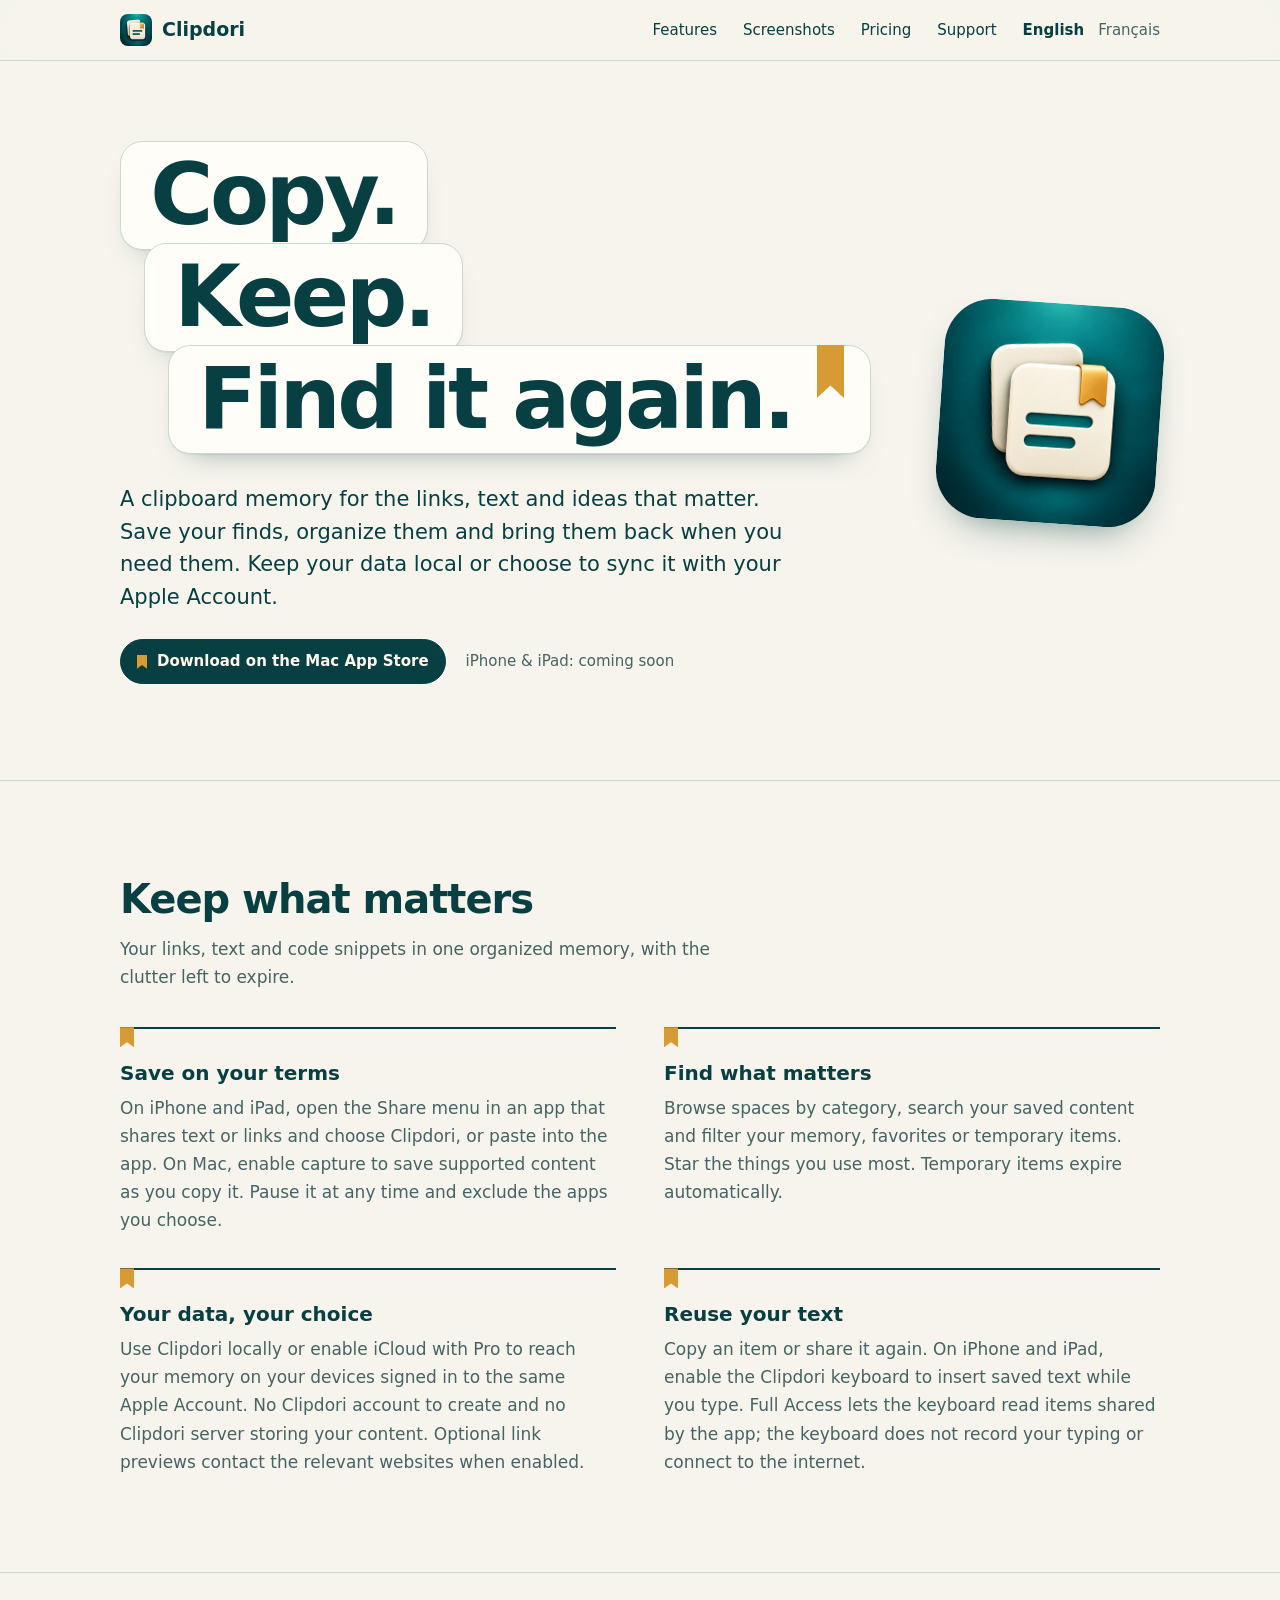
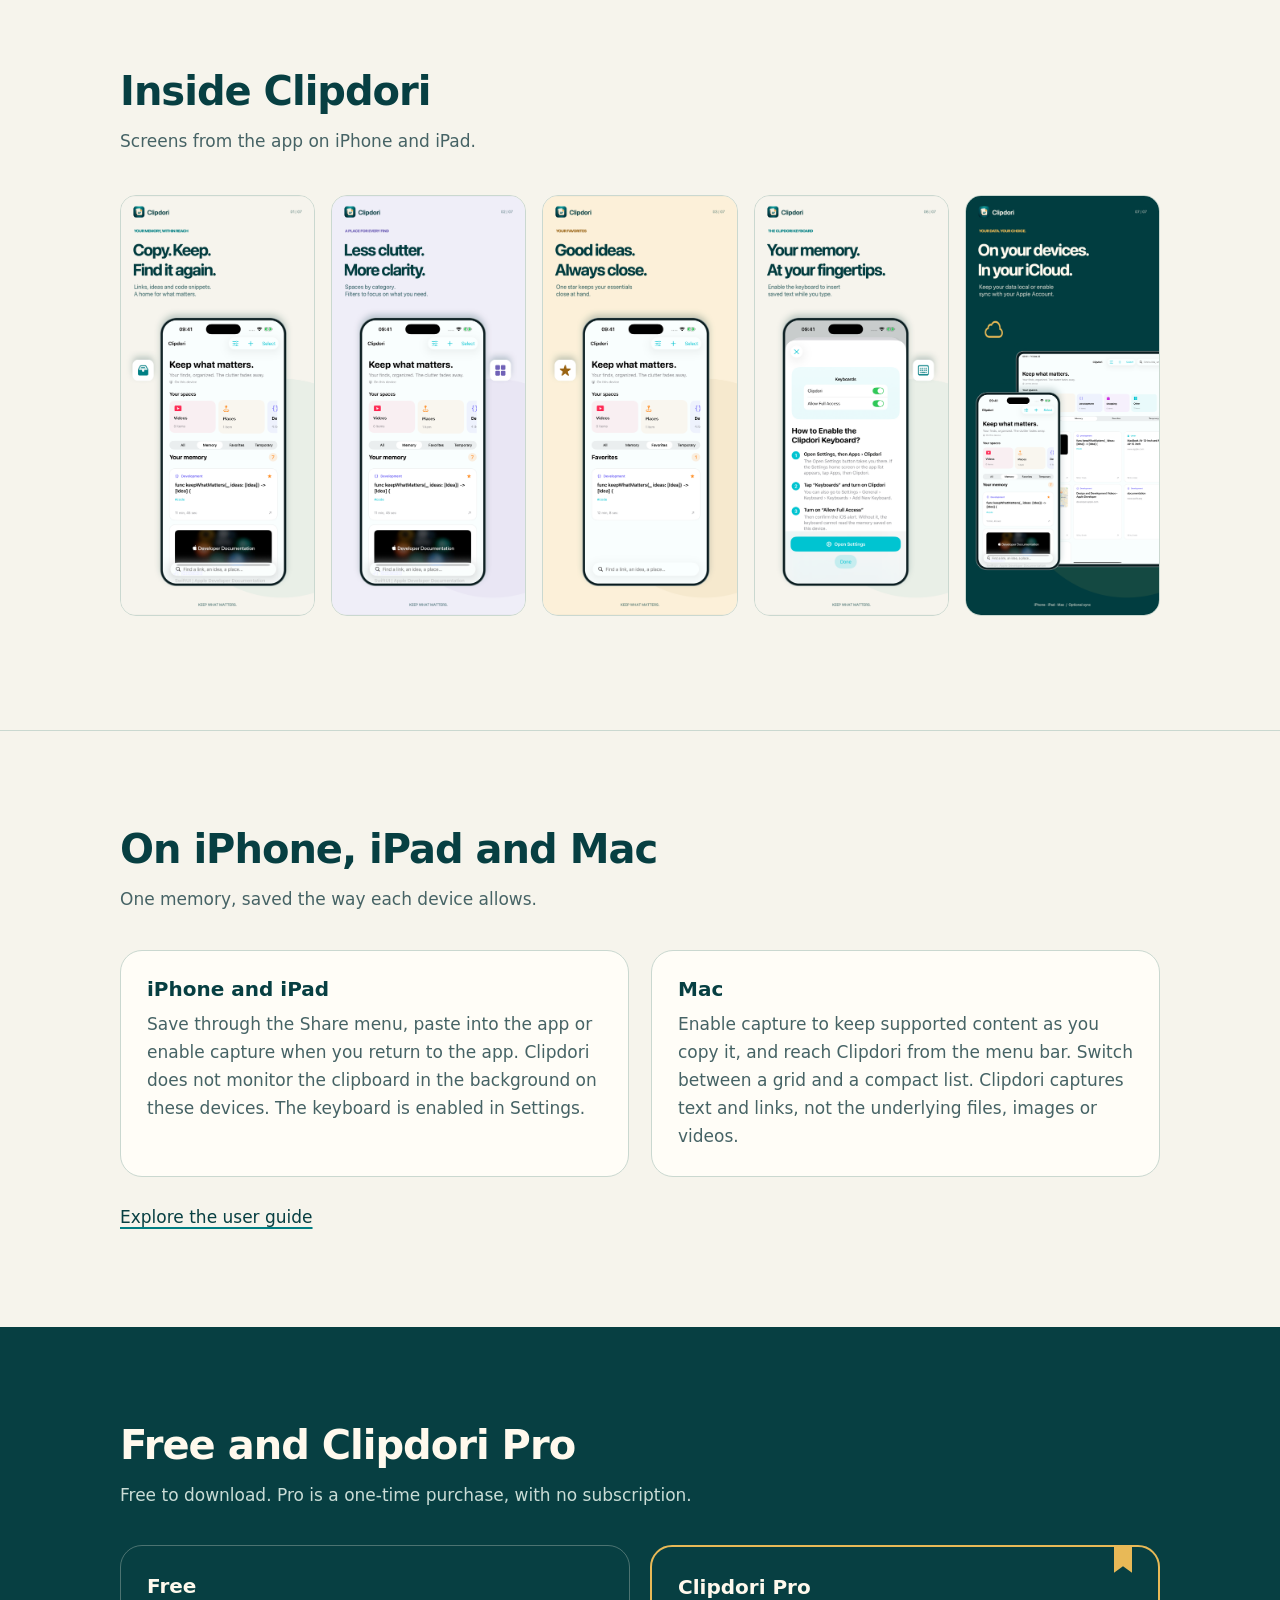
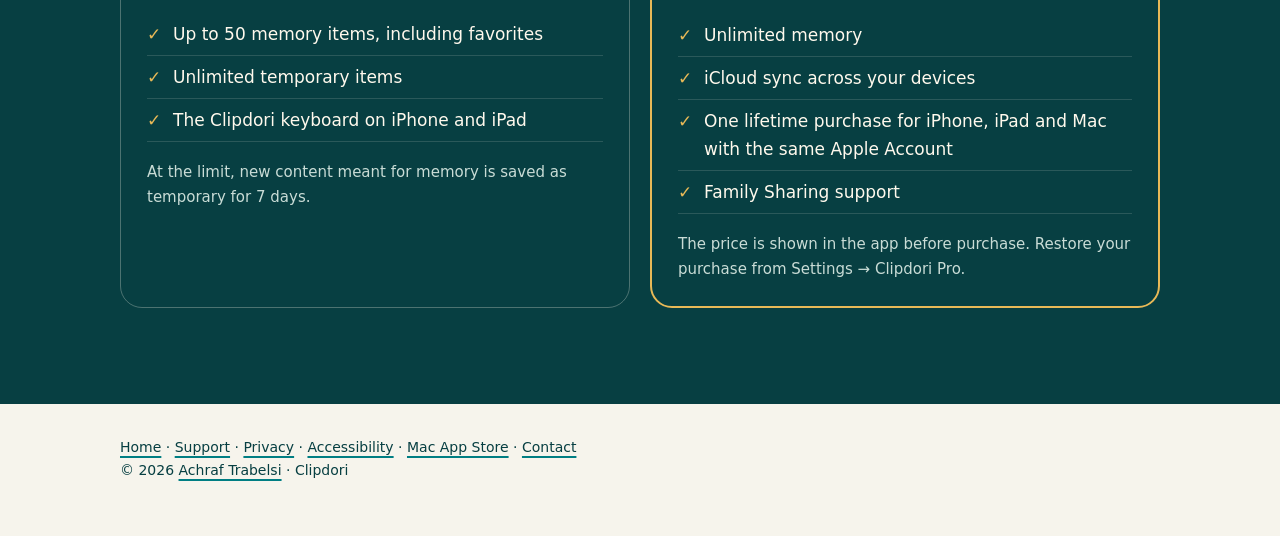
<file: index.html>
<!doctype html>
<html lang="en">
<head>
<meta charset="utf-8">
<meta name="viewport" content="width=device-width,initial-scale=1">
<title>Clipdori — Copy. Keep. Find it again.</title>
<meta name="description" content="Clipdori keeps your text, links and code snippets on iPhone, iPad and Mac. Stored on your device, with optional iCloud sync. Available on Mac; iPhone &amp; iPad coming soon.">
<meta property="og:title" content="Clipdori — Copy. Keep. Find it again.">
<meta property="og:description" content="A clipboard memory for the links, text and ideas that matter, on iPhone, iPad and Mac.">
<meta property="og:type" content="website">
<meta property="og:image" content="https://trabelsiachraf.com/clipdori-site/assets/icon.png">
<link rel="canonical" href="https://trabelsiachraf.com/clipdori-site/">
<link rel="alternate" hreflang="en" href="https://trabelsiachraf.com/clipdori-site/">
<link rel="alternate" hreflang="fr" href="https://trabelsiachraf.com/clipdori-site/fr/">
<link rel="alternate" hreflang="x-default" href="https://trabelsiachraf.com/clipdori-site/">
<link rel="icon" type="image/png" href="assets/icon.png">
<link rel="apple-touch-icon" href="assets/icon.png">
<link rel="stylesheet" href="style.css">
</head>
<body class="home">
<a class="skip" href="#main">Skip to content</a>

<header class="topbar">
  <div class="wrap bar">
    <a class="brand" href="https://trabelsiachraf.com/clipdori-site/"><img src="assets/icon.png" alt="" width="32" height="32">Clipdori</a>
    <nav class="sections" aria-label="Sections">
      <a href="#features">Features</a>
      <a href="#screenshots">Screenshots</a>
      <a href="#pricing">Pricing</a>
      <a href="https://trabelsiachraf.com/clipdori-site/support.html#en">Support</a>
    </nav>
    <nav class="lang" aria-label="Language">
      <a href="https://trabelsiachraf.com/clipdori-site/" hreflang="en" lang="en" aria-current="page">English</a>
      <a href="https://trabelsiachraf.com/clipdori-site/fr/" hreflang="fr" lang="fr">Français</a>
    </nav>
  </div>
</header>

<main id="main">
<section class="hero">
  <div class="wrap">
    <img class="hero-icon" src="assets/icon.png" alt="Clipdori app icon" width="256" height="256">
    <div>
      <h1><span>Copy.</span> <span>Keep.</span> <span>Find it again.</span></h1>
      <p class="lead">A clipboard memory for the links, text and ideas that matter. Save your finds, organize them and bring them back when you need them. Keep your data local or choose to sync it with your Apple Account.</p>
      <div class="cta">
        <a class="soon" href="https://apps.apple.com/app/id6816525366">Download on the Mac App Store</a>
        <p class="devices">iPhone &amp; iPad: coming soon</p>
      </div>
    </div>
  </div>
</section>

<section class="band" id="features" aria-labelledby="features-title">
  <div class="wrap">
    <h2 id="features-title">Keep what matters</h2>
    <p class="intro">Your links, text and code snippets in one organized memory, with the clutter left to expire.</p>
    <ul class="features">
      <li>
        <h3>Save on your terms</h3>
        <p>On iPhone and iPad, open the Share menu in an app that shares text or links and choose Clipdori, or paste into the app. On Mac, enable capture to save supported content as you copy it. Pause it at any time and exclude the apps you choose.</p>
      </li>
      <li>
        <h3>Find what matters</h3>
        <p>Browse spaces by category, search your saved content and filter your memory, favorites or temporary items. Star the things you use most. Temporary items expire automatically.</p>
      </li>
      <li>
        <h3>Your data, your choice</h3>
        <p>Use Clipdori locally or enable iCloud with Pro to reach your memory on your devices signed in to the same Apple Account. No Clipdori account to create and no Clipdori server storing your content. Optional link previews contact the relevant websites when enabled.</p>
      </li>
      <li>
        <h3>Reuse your text</h3>
        <p>Copy an item or share it again. On iPhone and iPad, enable the Clipdori keyboard to insert saved text while you type. Full Access lets the keyboard read items shared by the app; the keyboard does not record your typing or connect to the internet.</p>
      </li>
    </ul>
  </div>
</section>

<section class="band" id="screenshots" aria-labelledby="screenshots-title">
  <div class="wrap">
    <h2 id="screenshots-title">Inside Clipdori</h2>
    <p class="intro">Screens from the app on iPhone and iPad.</p>
  </div>
  <ul class="shots" tabindex="0" aria-label="Screenshots, scroll sideways">
    <li><img src="assets/en/01-keep.png" width="480" height="1043" alt="“Copy. Keep. Find it again.” Clipdori on iPhone: your spaces by category and your memory with a saved code snippet."></li>
    <li><img src="assets/en/02-organize.png" width="480" height="1043" loading="lazy" alt="“Less clutter. More clarity.” Spaces by category and the All, Memory, Favorites and Temporary filters."></li>
    <li><img src="assets/en/03-favorites.png" width="480" height="1043" loading="lazy" alt="“Good ideas. Always close.” The Favorites filter showing a starred code snippet."></li>
    <li><img src="assets/en/06-keyboard.png" width="480" height="1043" loading="lazy" alt="“Your memory. At your fingertips.” The in-app guide to enable the Clipdori keyboard in three steps."></li>
    <li><img src="assets/en/07-icloud.png" width="480" height="1043" loading="lazy" alt="“On your devices. In your iCloud.” Clipdori on iPhone and iPad; keep your data local or enable sync with your Apple Account."></li>
  </ul>
</section>

<section class="band" id="platforms" aria-labelledby="platforms-title">
  <div class="wrap">
    <h2 id="platforms-title">On iPhone, iPad and Mac</h2>
    <p class="intro">One memory, saved the way each device allows.</p>
    <div class="platforms">
      <div class="platform">
        <h3>iPhone and iPad</h3>
        <p>Save through the Share menu, paste into the app or enable capture when you return to the app. Clipdori does not monitor the clipboard in the background on these devices. The keyboard is enabled in Settings.</p>
      </div>
      <div class="platform">
        <h3>Mac</h3>
        <p>Enable capture to keep supported content as you copy it, and reach Clipdori from the menu bar. Switch between a grid and a compact list. Clipdori captures text and links, not the underlying files, images or videos.</p>
      </div>
    </div>
    <p class="guide"><a href="https://trabelsiachraf.com/clipdori-site/support.html#en">Explore the user guide</a></p>
  </div>
</section>

<section class="band pricing" id="pricing" aria-labelledby="pricing-title">
  <div class="wrap">
    <h2 id="pricing-title">Free and Clipdori Pro</h2>
    <p class="intro">Free to download. Pro is a one-time purchase, with no subscription.</p>
    <div class="plans">
      <div class="plan">
        <h3>Free</h3>
        <ul>
          <li>Up to 50 memory items, including favorites</li>
          <li>Unlimited temporary items</li>
          <li>The Clipdori keyboard on iPhone and iPad</li>
        </ul>
        <p class="note">At the limit, new content meant for memory is saved as temporary for 7 days.</p>
      </div>
      <div class="plan pro">
        <h3>Clipdori Pro</h3>
        <ul>
          <li>Unlimited memory</li>
          <li>iCloud sync across your devices</li>
          <li>One lifetime purchase for iPhone, iPad and Mac with the same Apple Account</li>
          <li>Family Sharing support</li>
        </ul>
        <p class="note">The price is shown in the app before purchase. Restore your purchase from Settings → Clipdori Pro.</p>
      </div>
    </div>
  </div>
</section>
</main>

<footer class="site-footer">
  <a href="https://trabelsiachraf.com/clipdori-site/">Home</a> ·
  <a href="https://trabelsiachraf.com/clipdori-site/support.html">Support</a> ·
  <a href="https://trabelsiachraf.com/clipdori-site/privacy.html">Privacy</a> ·
  <a href="https://trabelsiachraf.com/clipdori-site/accessibility.html">Accessibility</a> ·
  <a href="https://apps.apple.com/app/id6816525366">Mac App Store</a> ·
  <a href="mailto:trabelsiachraf.devapps@gmail.com">Contact</a>
  <p>© 2026 <a href="https://trabelsiachraf.com/">Achraf Trabelsi</a> · Clipdori</p>
</footer>
</body>
</html>
</file>
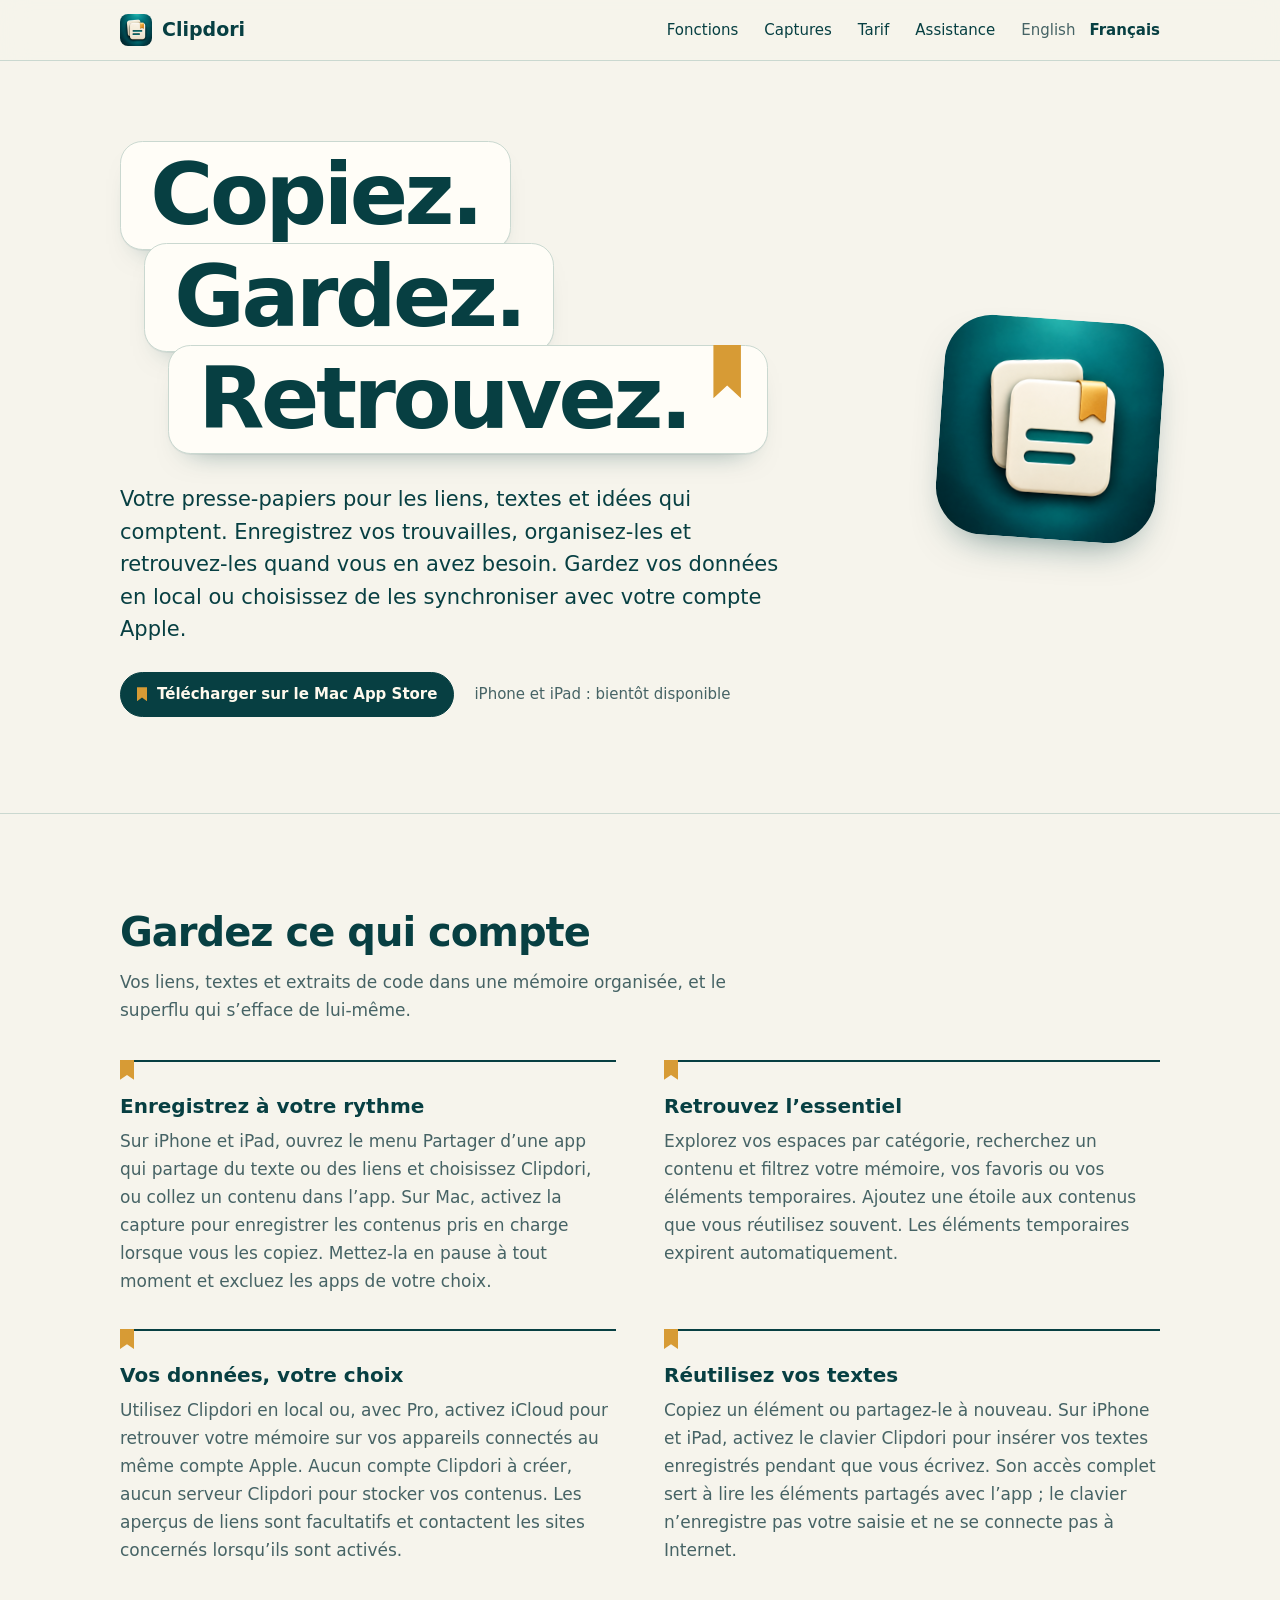
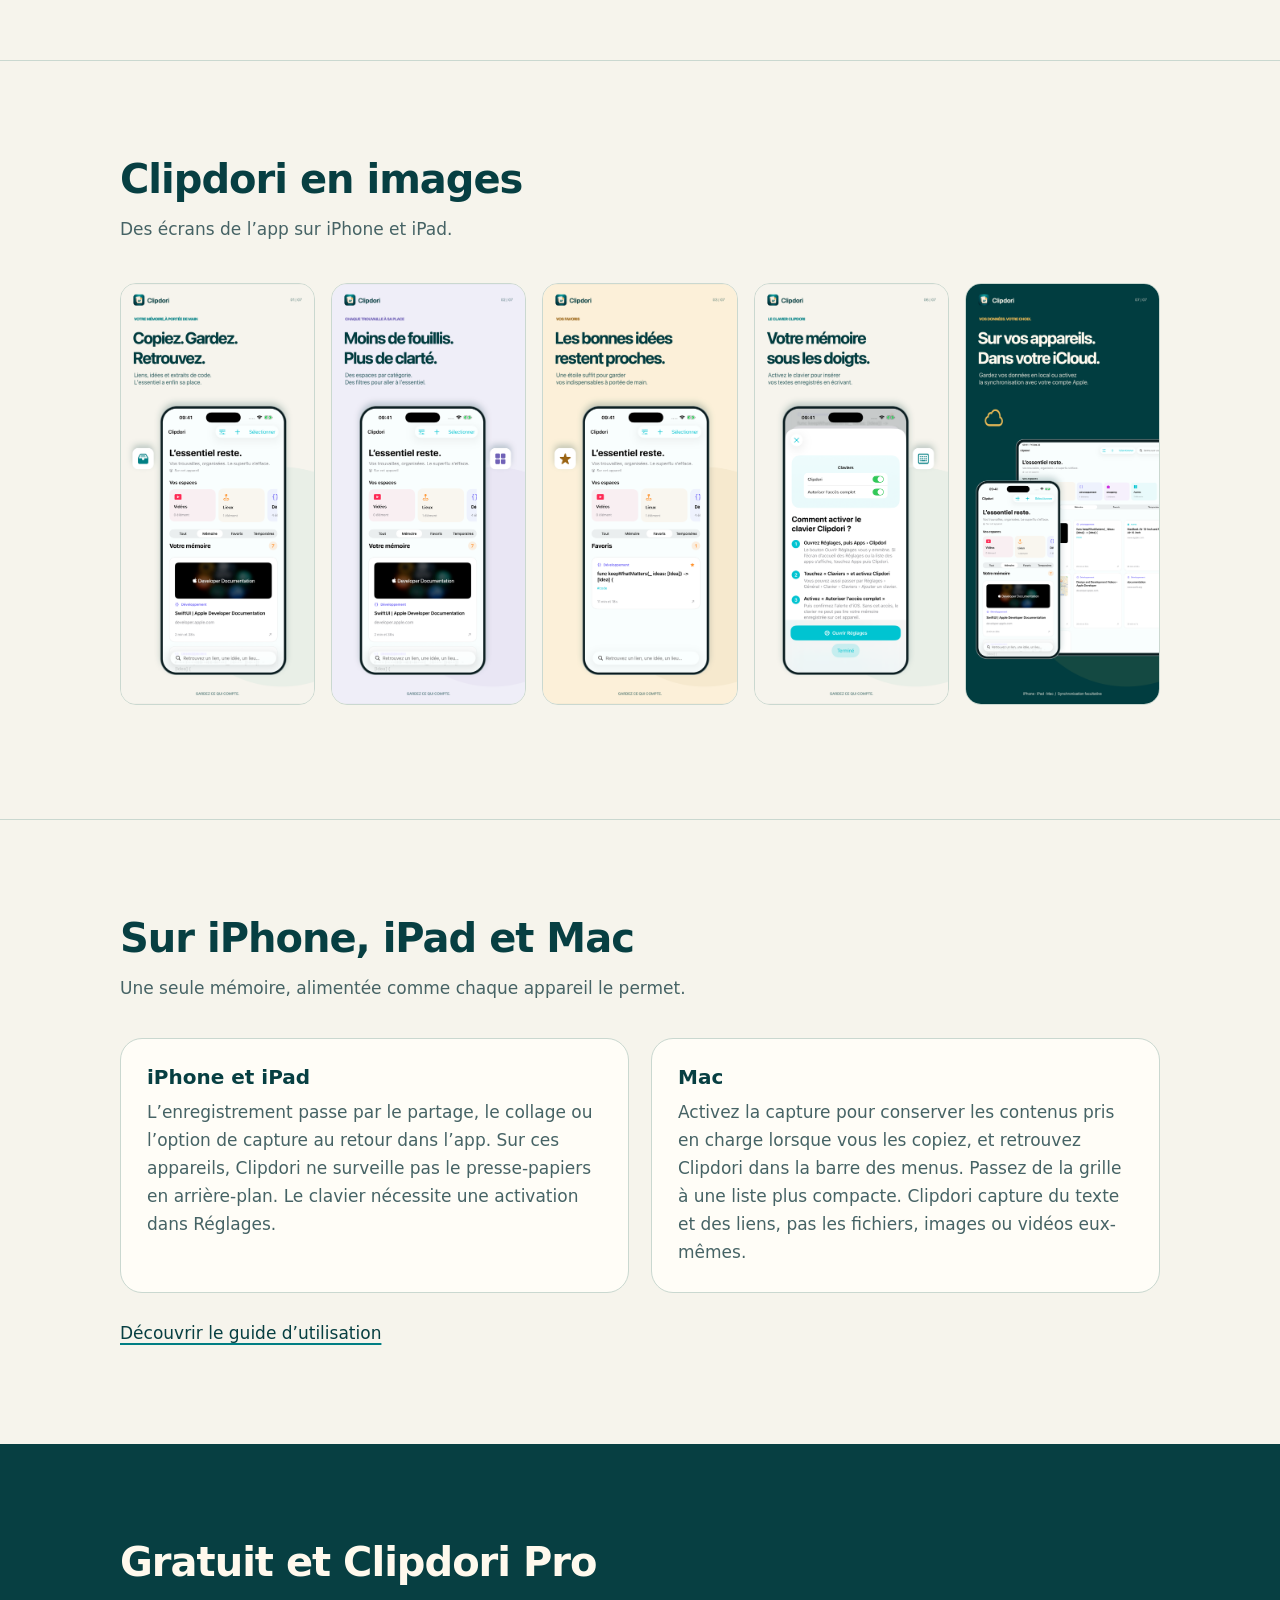
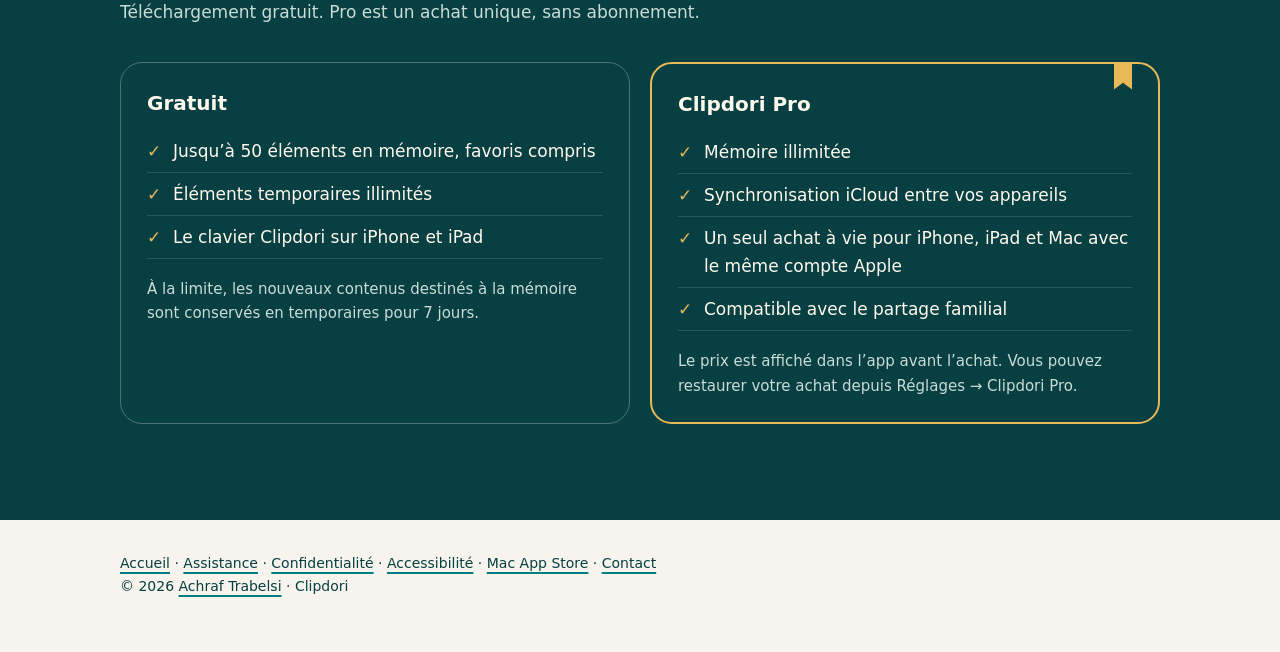
<file: fr/index.html>
<!doctype html>
<html lang="fr">
<head>
<meta charset="utf-8">
<meta name="viewport" content="width=device-width,initial-scale=1">
<title>Clipdori — Copiez. Gardez. Retrouvez.</title>
<meta name="description" content="Clipdori : gardez vos textes, liens et extraits de code sur iPhone, iPad et Mac. Stockage sur votre appareil et synchronisation iCloud facultative. Disponible sur Mac ; iPhone et iPad bientôt disponibles.">
<meta property="og:title" content="Clipdori — Copiez. Gardez. Retrouvez.">
<meta property="og:description" content="Votre presse-papiers pour les liens, textes et idées qui comptent, sur iPhone, iPad et Mac.">
<meta property="og:type" content="website">
<meta property="og:image" content="https://trabelsiachraf.com/clipdori-site/assets/icon.png">
<link rel="canonical" href="https://trabelsiachraf.com/clipdori-site/fr/">
<link rel="alternate" hreflang="en" href="https://trabelsiachraf.com/clipdori-site/">
<link rel="alternate" hreflang="fr" href="https://trabelsiachraf.com/clipdori-site/fr/">
<link rel="alternate" hreflang="x-default" href="https://trabelsiachraf.com/clipdori-site/">
<link rel="icon" type="image/png" href="../assets/icon.png">
<link rel="apple-touch-icon" href="../assets/icon.png">
<link rel="stylesheet" href="../style.css">
</head>
<body class="home">
<a class="skip" href="#main">Aller au contenu</a>

<header class="topbar">
  <div class="wrap bar">
    <a class="brand" href="https://trabelsiachraf.com/clipdori-site/fr/"><img src="../assets/icon.png" alt="" width="32" height="32">Clipdori</a>
    <nav class="sections" aria-label="Sections">
      <a href="#features">Fonctions</a>
      <a href="#screenshots">Captures</a>
      <a href="#pricing">Tarif</a>
      <a href="https://trabelsiachraf.com/clipdori-site/support.html#fr">Assistance</a>
    </nav>
    <nav class="lang" aria-label="Langue">
      <a href="https://trabelsiachraf.com/clipdori-site/" hreflang="en" lang="en">English</a>
      <a href="https://trabelsiachraf.com/clipdori-site/fr/" hreflang="fr" lang="fr" aria-current="page">Français</a>
    </nav>
  </div>
</header>

<main id="main">
<section class="hero">
  <div class="wrap">
    <img class="hero-icon" src="../assets/icon.png" alt="Icône de l’app Clipdori" width="256" height="256">
    <div>
      <h1><span>Copiez.</span> <span>Gardez.</span> <span>Retrouvez.</span></h1>
      <p class="lead">Votre presse-papiers pour les liens, textes et idées qui comptent. Enregistrez vos trouvailles, organisez-les et retrouvez-les quand vous en avez besoin. Gardez vos données en local ou choisissez de les synchroniser avec votre compte Apple.</p>
      <div class="cta">
        <a class="soon" href="https://apps.apple.com/app/id6816525366">Télécharger sur le Mac App Store</a>
        <p class="devices">iPhone et iPad : bientôt disponible</p>
      </div>
    </div>
  </div>
</section>

<section class="band" id="features" aria-labelledby="features-title">
  <div class="wrap">
    <h2 id="features-title">Gardez ce qui compte</h2>
    <p class="intro">Vos liens, textes et extraits de code dans une mémoire organisée, et le superflu qui s’efface de lui-même.</p>
    <ul class="features">
      <li>
        <h3>Enregistrez à votre rythme</h3>
        <p>Sur iPhone et iPad, ouvrez le menu Partager d’une app qui partage du texte ou des liens et choisissez Clipdori, ou collez un contenu dans l’app. Sur Mac, activez la capture pour enregistrer les contenus pris en charge lorsque vous les copiez. Mettez-la en pause à tout moment et excluez les apps de votre choix.</p>
      </li>
      <li>
        <h3>Retrouvez l’essentiel</h3>
        <p>Explorez vos espaces par catégorie, recherchez un contenu et filtrez votre mémoire, vos favoris ou vos éléments temporaires. Ajoutez une étoile aux contenus que vous réutilisez souvent. Les éléments temporaires expirent automatiquement.</p>
      </li>
      <li>
        <h3>Vos données, votre choix</h3>
        <p>Utilisez Clipdori en local ou, avec Pro, activez iCloud pour retrouver votre mémoire sur vos appareils connectés au même compte Apple. Aucun compte Clipdori à créer, aucun serveur Clipdori pour stocker vos contenus. Les aperçus de liens sont facultatifs et contactent les sites concernés lorsqu’ils sont activés.</p>
      </li>
      <li>
        <h3>Réutilisez vos textes</h3>
        <p>Copiez un élément ou partagez-le à nouveau. Sur iPhone et iPad, activez le clavier Clipdori pour insérer vos textes enregistrés pendant que vous écrivez. Son accès complet sert à lire les éléments partagés avec l’app ; le clavier n’enregistre pas votre saisie et ne se connecte pas à Internet.</p>
      </li>
    </ul>
  </div>
</section>

<section class="band" id="screenshots" aria-labelledby="screenshots-title">
  <div class="wrap">
    <h2 id="screenshots-title">Clipdori en images</h2>
    <p class="intro">Des écrans de l’app sur iPhone et iPad.</p>
  </div>
  <ul class="shots" tabindex="0" aria-label="Captures d’écran, faites défiler horizontalement">
    <li><img src="../assets/fr/01-keep.png" width="480" height="1043" alt="« Copiez. Gardez. Retrouvez. » Clipdori sur iPhone : vos espaces par catégorie et votre mémoire avec un lien enregistré."></li>
    <li><img src="../assets/fr/02-organize.png" width="480" height="1043" loading="lazy" alt="« Moins de fouillis. Plus de clarté. » Les espaces par catégorie et les filtres Tout, Mémoire, Favoris et Temporaires."></li>
    <li><img src="../assets/fr/03-favorites.png" width="480" height="1043" loading="lazy" alt="« Les bonnes idées restent proches. » Le filtre Favoris avec un extrait de code marqué d’une étoile."></li>
    <li><img src="../assets/fr/06-keyboard.png" width="480" height="1043" loading="lazy" alt="« Votre mémoire sous les doigts. » Le guide de l’app pour activer le clavier Clipdori en trois étapes."></li>
    <li><img src="../assets/fr/07-icloud.png" width="480" height="1043" loading="lazy" alt="« Sur vos appareils. Dans votre iCloud. » Clipdori sur iPhone et iPad ; gardez vos données en local ou activez la synchronisation avec votre compte Apple."></li>
  </ul>
</section>

<section class="band" id="platforms" aria-labelledby="platforms-title">
  <div class="wrap">
    <h2 id="platforms-title">Sur iPhone, iPad et Mac</h2>
    <p class="intro">Une seule mémoire, alimentée comme chaque appareil le permet.</p>
    <div class="platforms">
      <div class="platform">
        <h3>iPhone et iPad</h3>
        <p>L’enregistrement passe par le partage, le collage ou l’option de capture au retour dans l’app. Sur ces appareils, Clipdori ne surveille pas le presse-papiers en arrière-plan. Le clavier nécessite une activation dans Réglages.</p>
      </div>
      <div class="platform">
        <h3>Mac</h3>
        <p>Activez la capture pour conserver les contenus pris en charge lorsque vous les copiez, et retrouvez Clipdori dans la barre des menus. Passez de la grille à une liste plus compacte. Clipdori capture du texte et des liens, pas les fichiers, images ou vidéos eux-mêmes.</p>
      </div>
    </div>
    <p class="guide"><a href="https://trabelsiachraf.com/clipdori-site/support.html#fr">Découvrir le guide d’utilisation</a></p>
  </div>
</section>

<section class="band pricing" id="pricing" aria-labelledby="pricing-title">
  <div class="wrap">
    <h2 id="pricing-title">Gratuit et Clipdori Pro</h2>
    <p class="intro">Téléchargement gratuit. Pro est un achat unique, sans abonnement.</p>
    <div class="plans">
      <div class="plan">
        <h3>Gratuit</h3>
        <ul>
          <li>Jusqu’à 50 éléments en mémoire, favoris compris</li>
          <li>Éléments temporaires illimités</li>
          <li>Le clavier Clipdori sur iPhone et iPad</li>
        </ul>
        <p class="note">À la limite, les nouveaux contenus destinés à la mémoire sont conservés en temporaires pour 7 jours.</p>
      </div>
      <div class="plan pro">
        <h3>Clipdori Pro</h3>
        <ul>
          <li>Mémoire illimitée</li>
          <li>Synchronisation iCloud entre vos appareils</li>
          <li>Un seul achat à vie pour iPhone, iPad et Mac avec le même compte Apple</li>
          <li>Compatible avec le partage familial</li>
        </ul>
        <p class="note">Le prix est affiché dans l’app avant l’achat. Vous pouvez restaurer votre achat depuis Réglages → Clipdori Pro.</p>
      </div>
    </div>
  </div>
</section>
</main>

<footer class="site-footer">
  <a href="https://trabelsiachraf.com/clipdori-site/fr/">Accueil</a> ·
  <a href="https://trabelsiachraf.com/clipdori-site/support.html">Assistance</a> ·
  <a href="https://trabelsiachraf.com/clipdori-site/privacy.html">Confidentialité</a> ·
  <a href="https://trabelsiachraf.com/clipdori-site/accessibility.html">Accessibilité</a> ·
  <a href="https://apps.apple.com/app/id6816525366">Mac App Store</a> ·
  <a href="mailto:trabelsiachraf.devapps@gmail.com">Contact</a>
  <p>© 2026 <a href="https://trabelsiachraf.com/">Achraf Trabelsi</a> · Clipdori</p>
</footer>
</body>
</html>
</file>
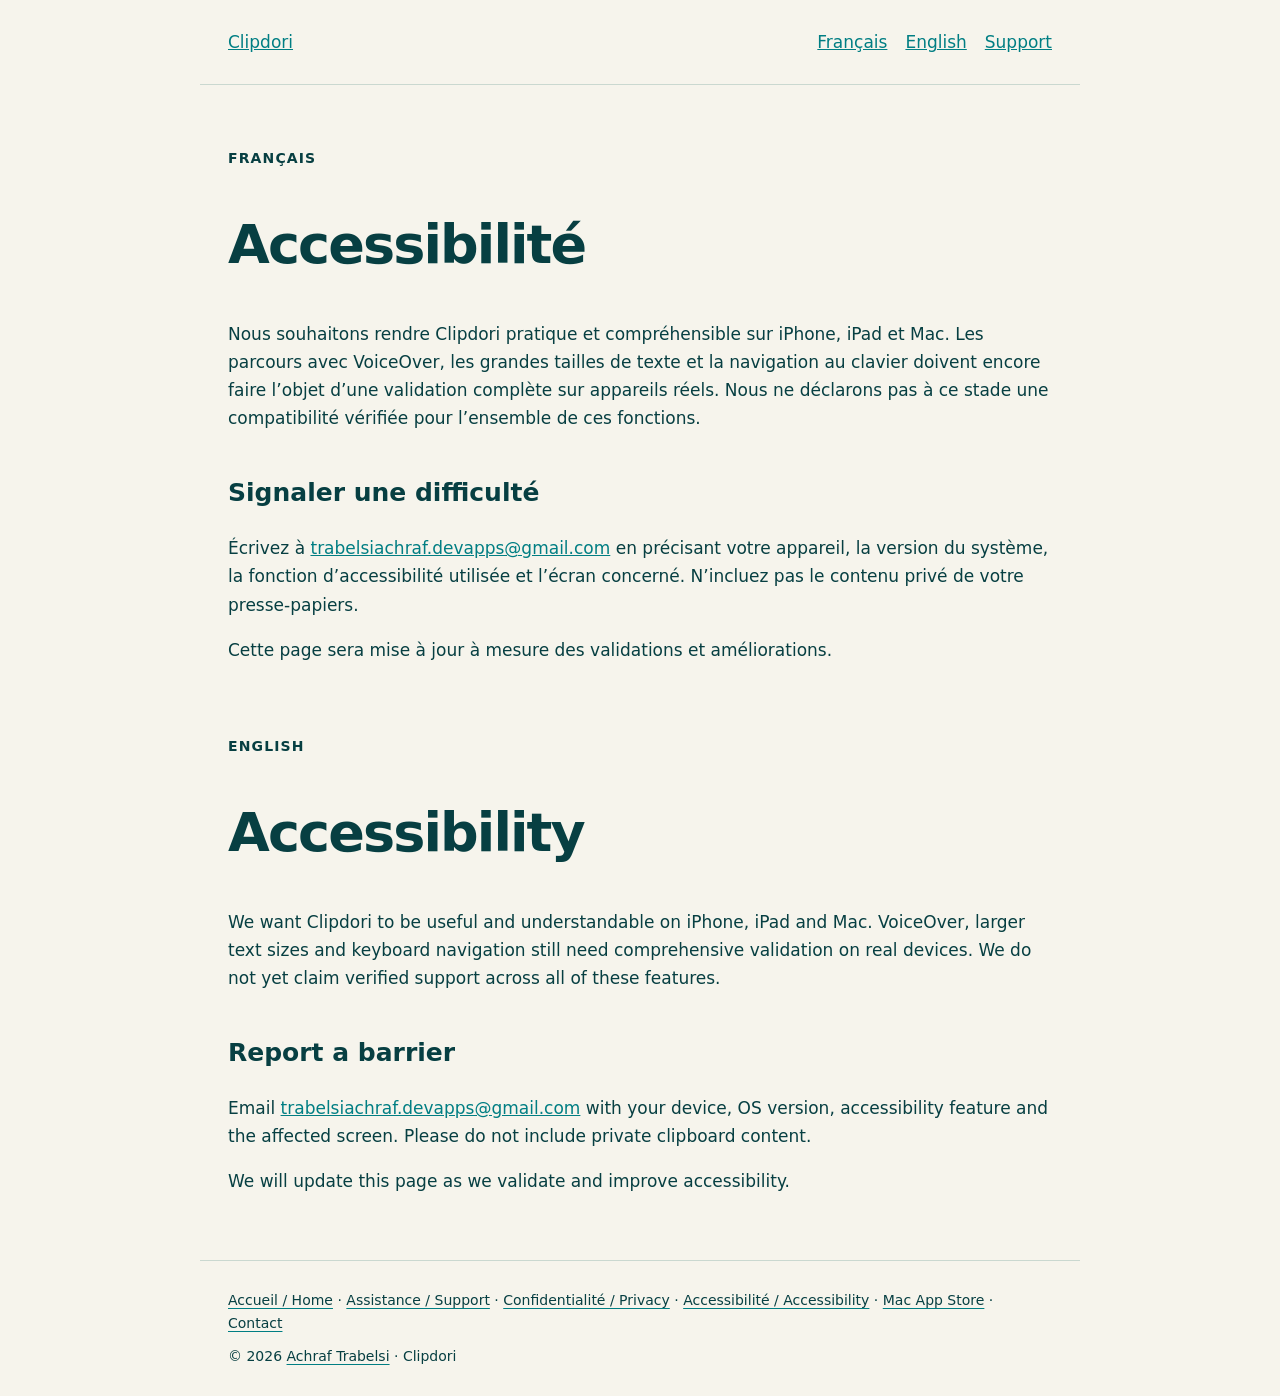
<file: accessibility.html>
<!doctype html>
<html lang="fr">
<meta charset="utf-8"><meta name="viewport" content="width=device-width,initial-scale=1">
<title>Clipdori — Accessibilité / Accessibility</title><link rel="stylesheet" href="style.css">
<header><a href="index.html">Clipdori</a><nav><a href="#fr">Français</a><a href="#en">English</a><a href="support.html">Support</a></nav></header>
<main><article id="fr" lang="fr"><p class="language">Français</p><h1>Accessibilité</h1>
<p>Nous souhaitons rendre Clipdori pratique et compréhensible sur iPhone, iPad et Mac. Les parcours avec VoiceOver, les grandes tailles de texte et la navigation au clavier doivent encore faire l’objet d’une validation complète sur appareils réels. Nous ne déclarons pas à ce stade une compatibilité vérifiée pour l’ensemble de ces fonctions.</p>
<h2>Signaler une difficulté</h2><p>Écrivez à <a href="mailto:trabelsiachraf.devapps@gmail.com">trabelsiachraf.devapps@gmail.com</a> en précisant votre appareil, la version du système, la fonction d’accessibilité utilisée et l’écran concerné. N’incluez pas le contenu privé de votre presse-papiers.</p>
<p>Cette page sera mise à jour à mesure des validations et améliorations.</p></article>
<article id="en" lang="en"><p class="language">English</p><h1>Accessibility</h1>
<p>We want Clipdori to be useful and understandable on iPhone, iPad and Mac. VoiceOver, larger text sizes and keyboard navigation still need comprehensive validation on real devices. We do not yet claim verified support across all of these features.</p>
<h2>Report a barrier</h2><p>Email <a href="mailto:trabelsiachraf.devapps@gmail.com">trabelsiachraf.devapps@gmail.com</a> with your device, OS version, accessibility feature and the affected screen. Please do not include private clipboard content.</p><p>We will update this page as we validate and improve accessibility.</p></article></main>
<footer class="site-footer">
  <a href="https://trabelsiachraf.com/clipdori-site/">Accueil / Home</a> ·
  <a href="https://trabelsiachraf.com/clipdori-site/support.html">Assistance / Support</a> ·
  <a href="https://trabelsiachraf.com/clipdori-site/privacy.html">Confidentialité / Privacy</a> ·
  <a href="https://trabelsiachraf.com/clipdori-site/accessibility.html">Accessibilité / Accessibility</a> ·
  <a href="https://apps.apple.com/app/id6816525366">Mac App Store</a> ·
  <a href="mailto:trabelsiachraf.devapps@gmail.com">Contact</a>
  <p>© 2026 <a href="https://trabelsiachraf.com/">Achraf Trabelsi</a> · Clipdori</p>
</footer>
</html>
</file>
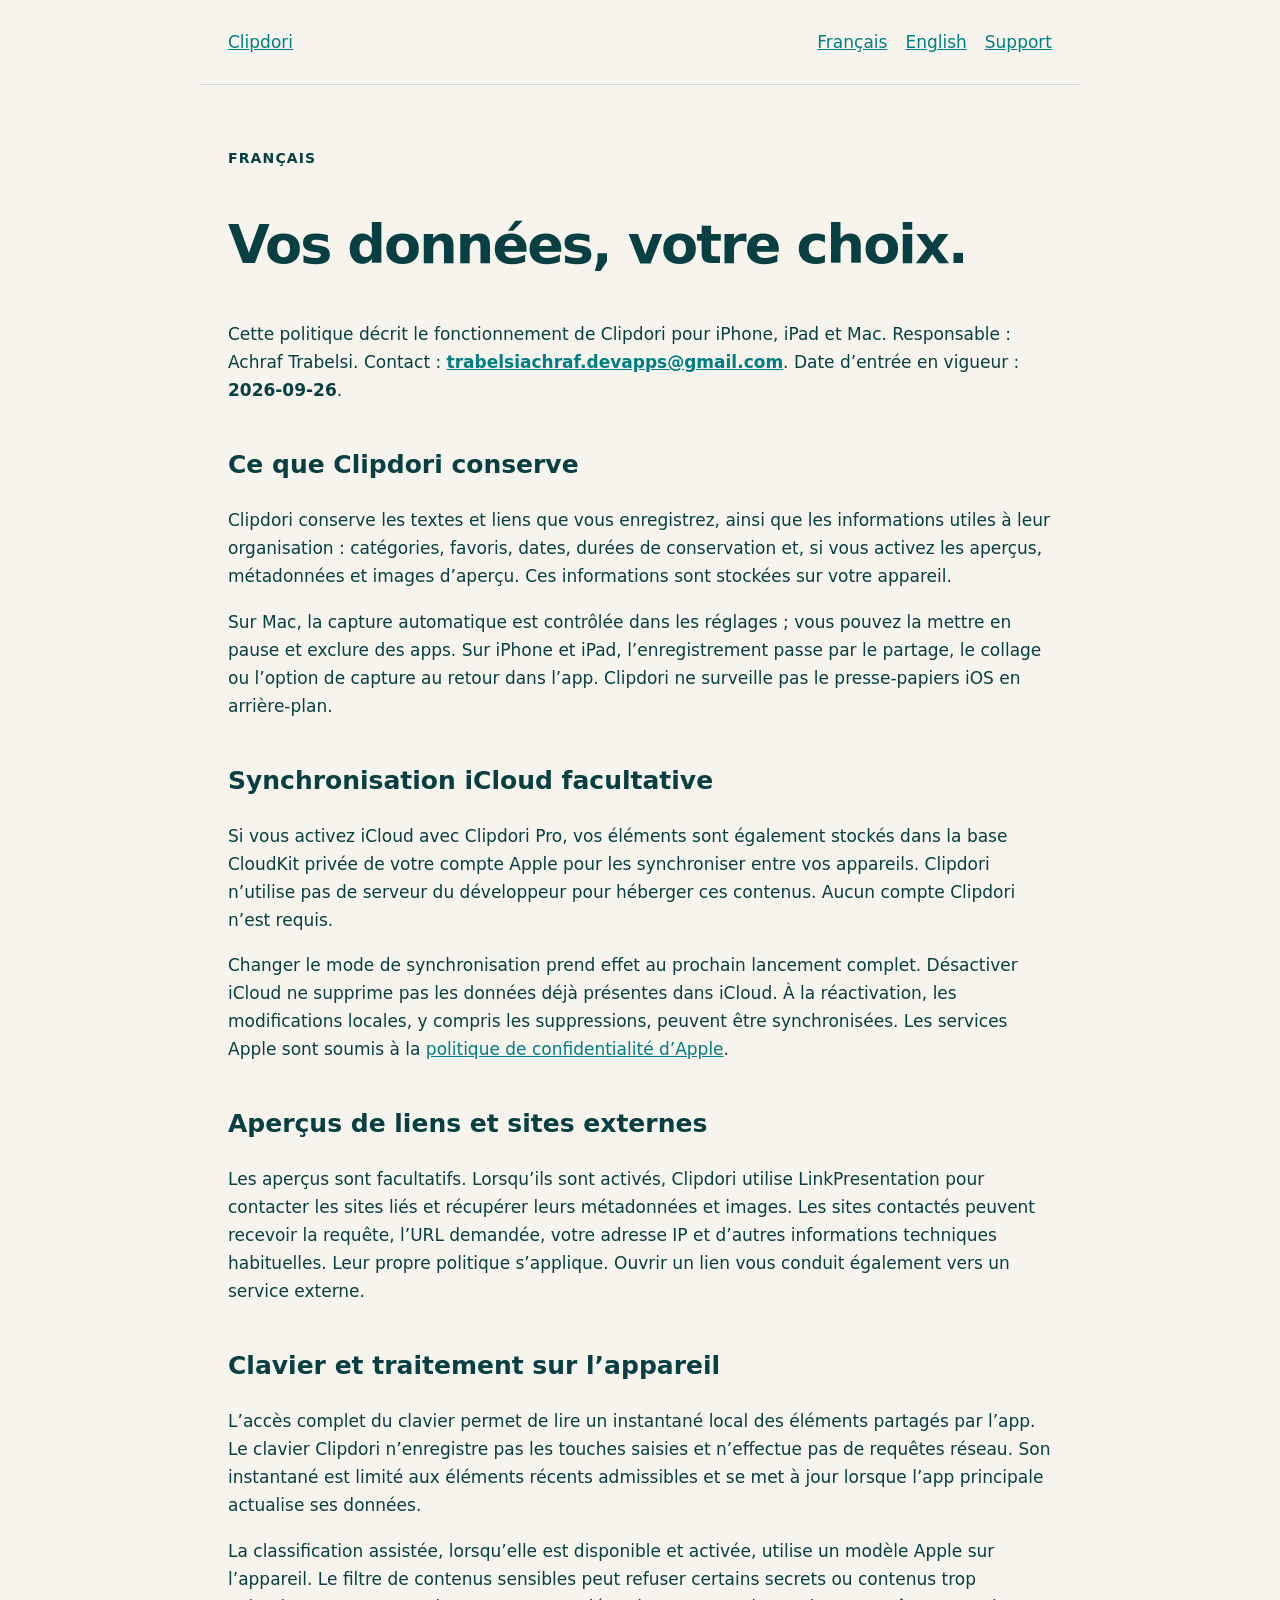
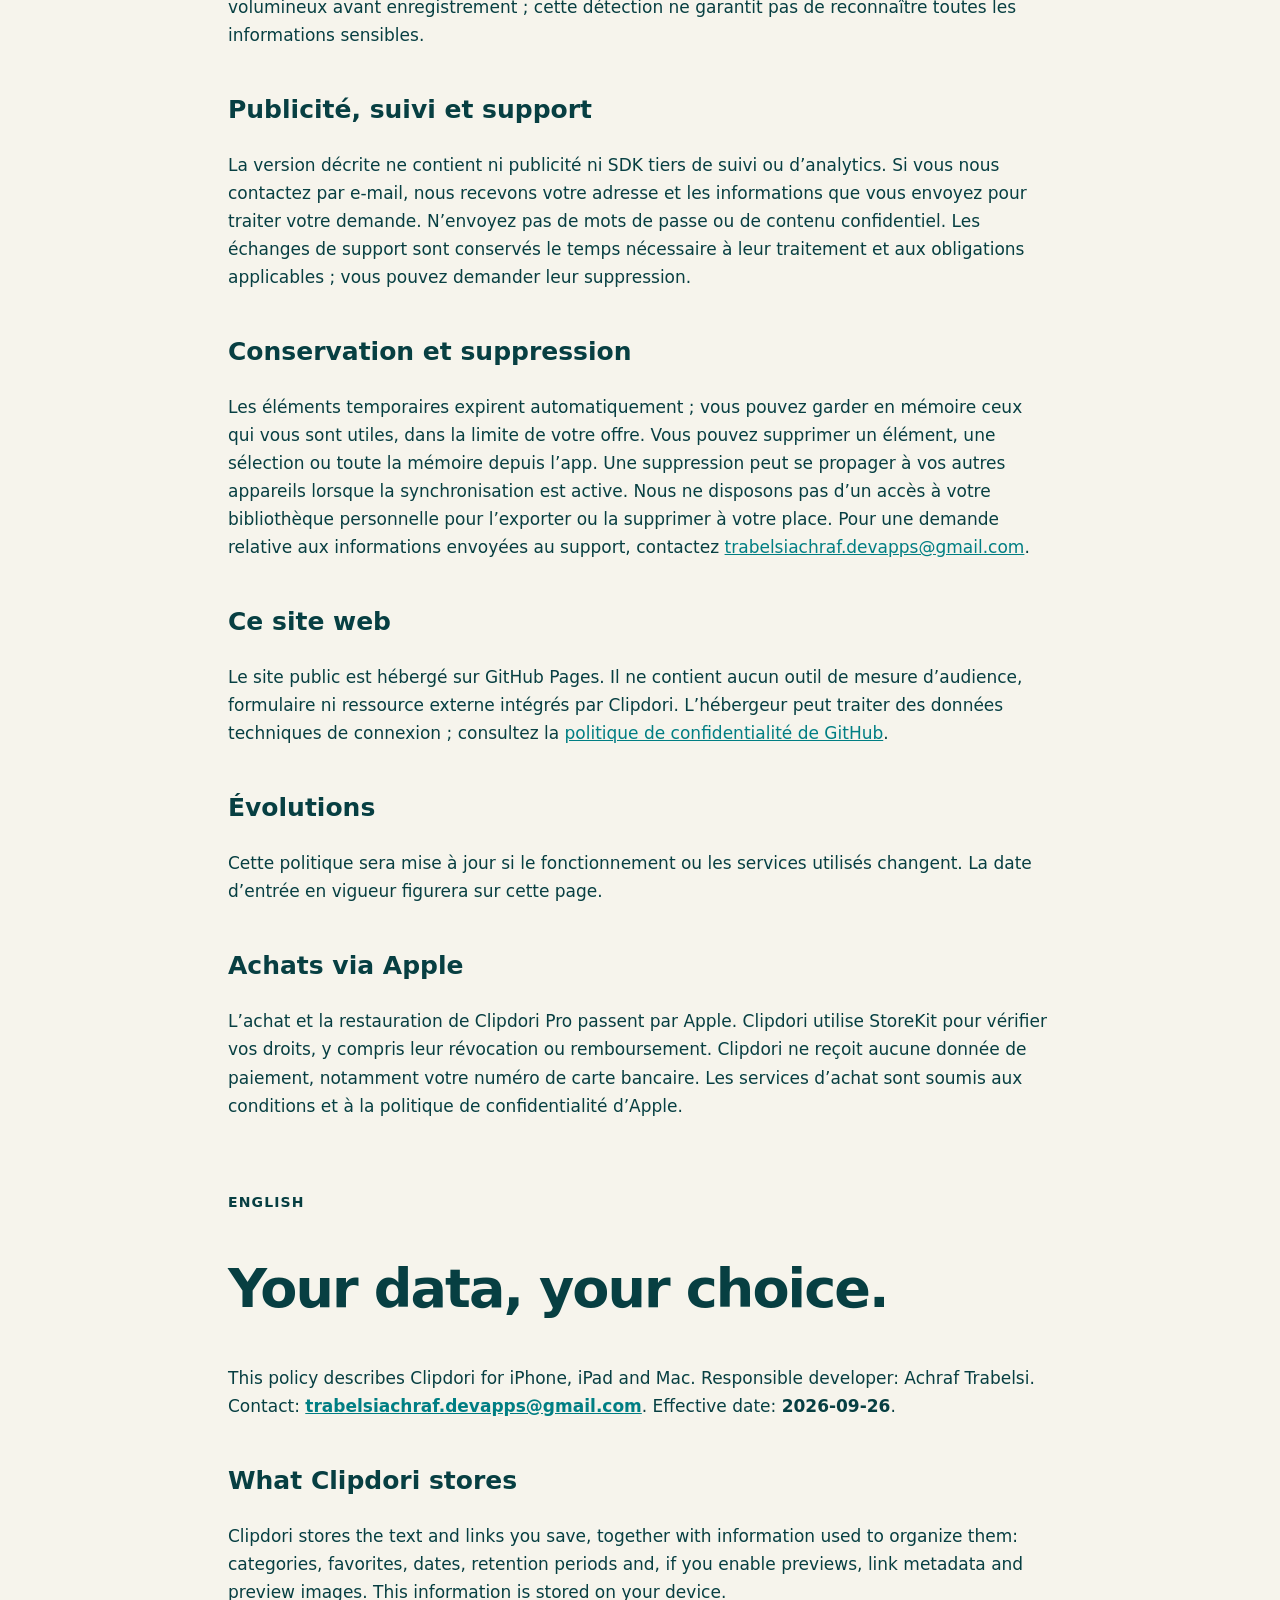
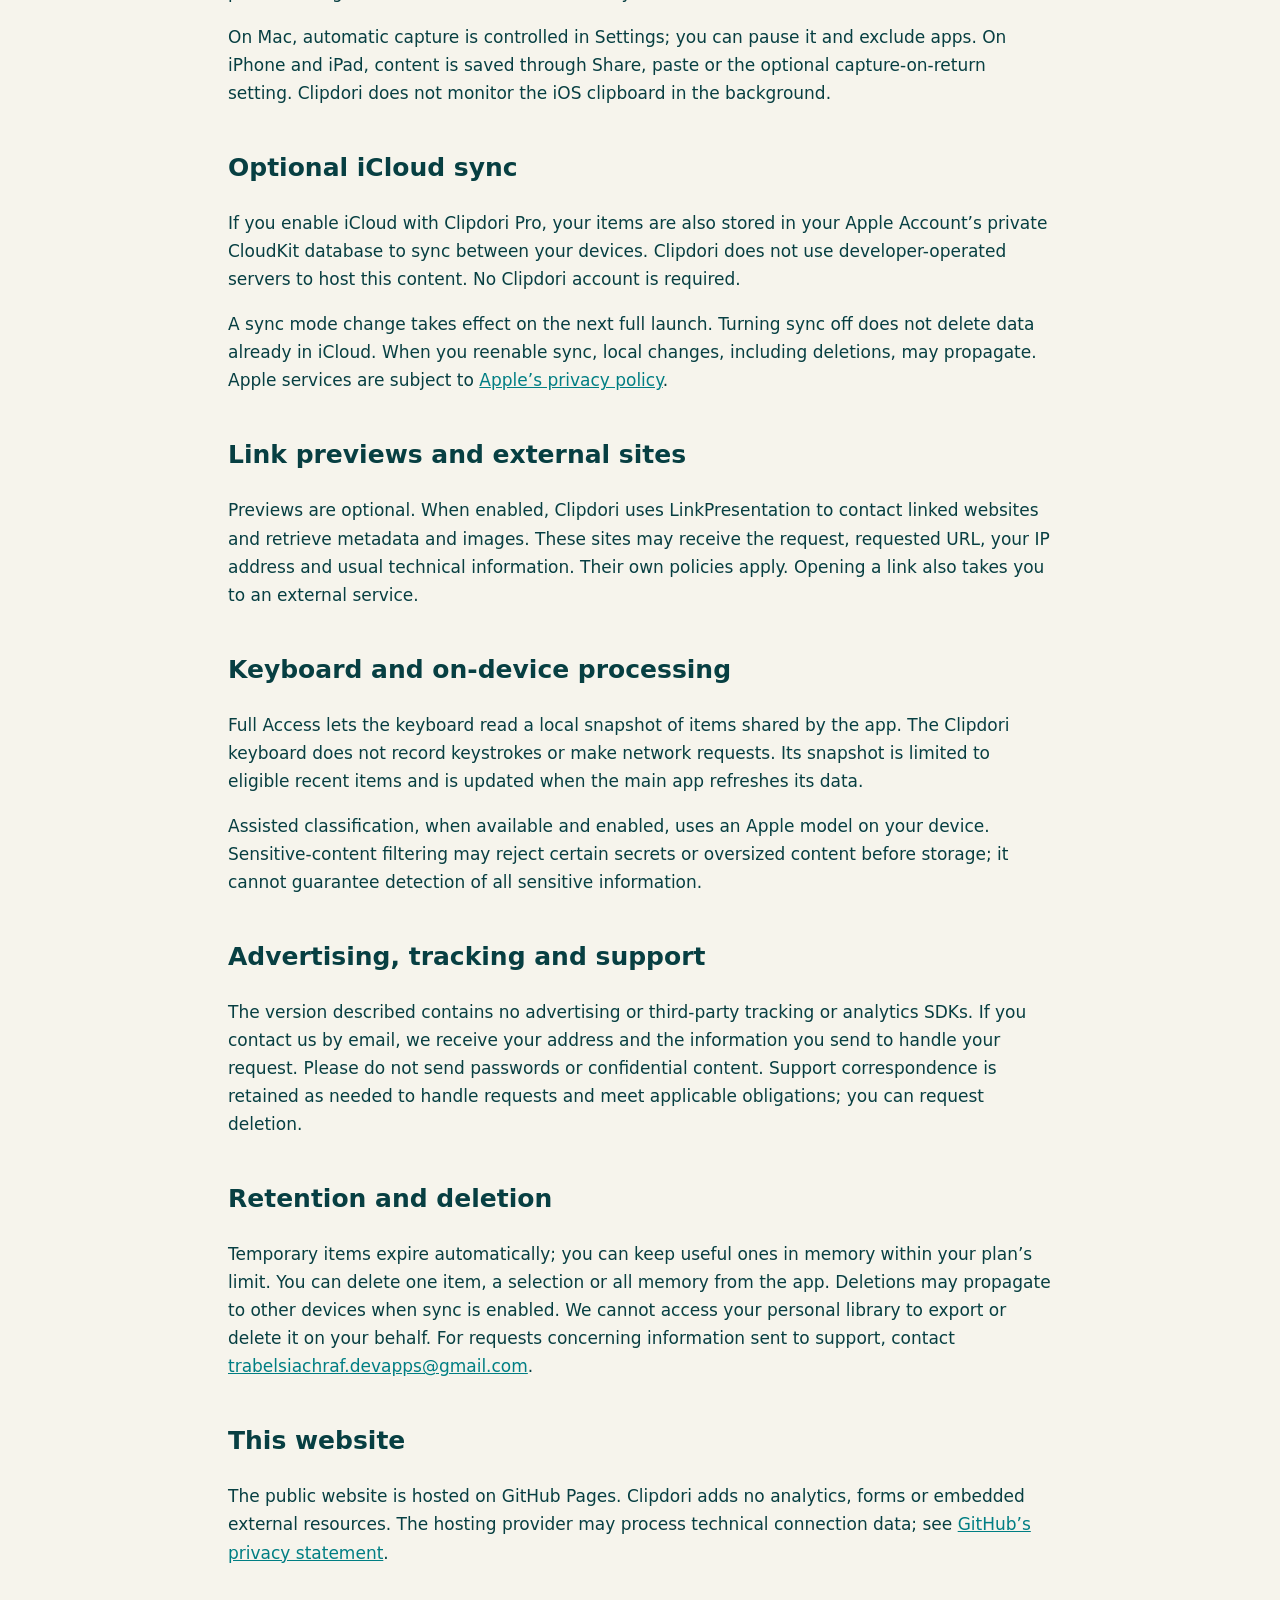
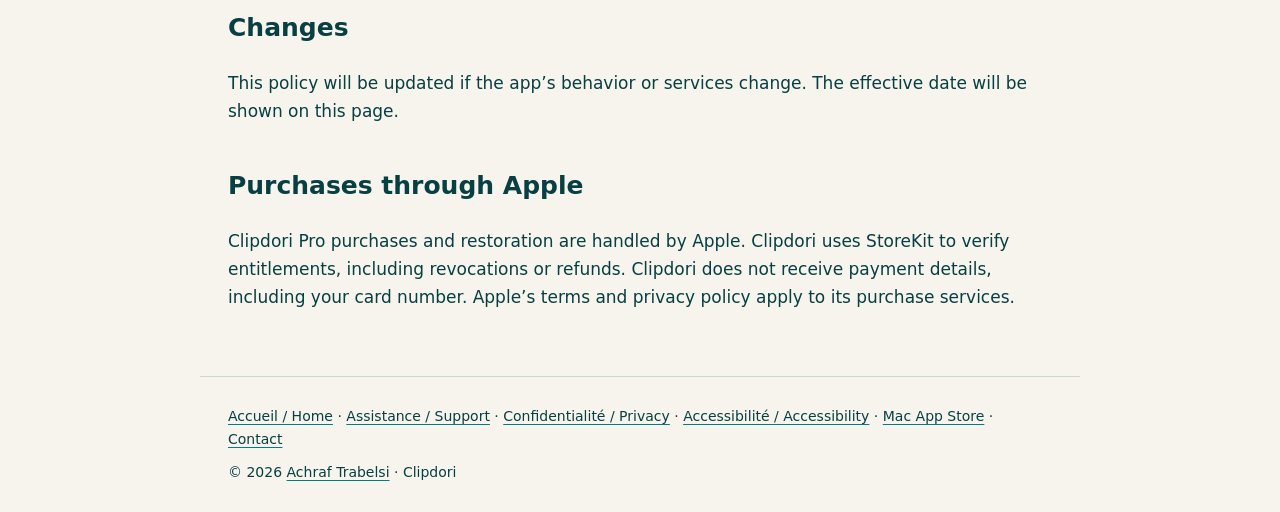
<file: privacy.html>
<!doctype html>
<html lang="fr">
<meta charset="utf-8"><meta name="viewport" content="width=device-width,initial-scale=1">
<title>Clipdori — Confidentialité / Privacy</title><link rel="stylesheet" href="style.css">
<header><a href="index.html">Clipdori</a><nav><a href="#fr">Français</a><a href="#en">English</a><a href="support.html">Support</a></nav></header>
<main>
<article id="fr" lang="fr">
<p class="language">Français</p><h1>Vos données, votre choix.</h1>
<p>Cette politique décrit le fonctionnement de Clipdori pour iPhone, iPad et Mac. Responsable : Achraf Trabelsi. Contact : <strong><a href="mailto:trabelsiachraf.devapps@gmail.com">trabelsiachraf.devapps@gmail.com</a></strong>. Date d’entrée en vigueur : <strong>2026-09-26</strong>.</p>
<h2>Ce que Clipdori conserve</h2>
<p>Clipdori conserve les textes et liens que vous enregistrez, ainsi que les informations utiles à leur organisation : catégories, favoris, dates, durées de conservation et, si vous activez les aperçus, métadonnées et images d’aperçu. Ces informations sont stockées sur votre appareil.</p>
<p>Sur Mac, la capture automatique est contrôlée dans les réglages ; vous pouvez la mettre en pause et exclure des apps. Sur iPhone et iPad, l’enregistrement passe par le partage, le collage ou l’option de capture au retour dans l’app. Clipdori ne surveille pas le presse-papiers iOS en arrière-plan.</p>
<h2>Synchronisation iCloud facultative</h2>
<p>Si vous activez iCloud avec Clipdori Pro, vos éléments sont également stockés dans la base CloudKit privée de votre compte Apple pour les synchroniser entre vos appareils. Clipdori n’utilise pas de serveur du développeur pour héberger ces contenus. Aucun compte Clipdori n’est requis.</p>
<p>Changer le mode de synchronisation prend effet au prochain lancement complet. Désactiver iCloud ne supprime pas les données déjà présentes dans iCloud. À la réactivation, les modifications locales, y compris les suppressions, peuvent être synchronisées. Les services Apple sont soumis à la <a href="https://www.apple.com/legal/privacy/">politique de confidentialité d’Apple</a>.</p>
<h2>Aperçus de liens et sites externes</h2>
<p>Les aperçus sont facultatifs. Lorsqu’ils sont activés, Clipdori utilise LinkPresentation pour contacter les sites liés et récupérer leurs métadonnées et images. Les sites contactés peuvent recevoir la requête, l’URL demandée, votre adresse IP et d’autres informations techniques habituelles. Leur propre politique s’applique. Ouvrir un lien vous conduit également vers un service externe.</p>
<h2>Clavier et traitement sur l’appareil</h2>
<p>L’accès complet du clavier permet de lire un instantané local des éléments partagés par l’app. Le clavier Clipdori n’enregistre pas les touches saisies et n’effectue pas de requêtes réseau. Son instantané est limité aux éléments récents admissibles et se met à jour lorsque l’app principale actualise ses données.</p>
<p>La classification assistée, lorsqu’elle est disponible et activée, utilise un modèle Apple sur l’appareil. Le filtre de contenus sensibles peut refuser certains secrets ou contenus trop volumineux avant enregistrement ; cette détection ne garantit pas de reconnaître toutes les informations sensibles.</p>
<h2>Publicité, suivi et support</h2>
<p>La version décrite ne contient ni publicité ni SDK tiers de suivi ou d’analytics. Si vous nous contactez par e-mail, nous recevons votre adresse et les informations que vous envoyez pour traiter votre demande. N’envoyez pas de mots de passe ou de contenu confidentiel. Les échanges de support sont conservés le temps nécessaire à leur traitement et aux obligations applicables ; vous pouvez demander leur suppression.</p>
<h2>Conservation et suppression</h2>
<p>Les éléments temporaires expirent automatiquement ; vous pouvez garder en mémoire ceux qui vous sont utiles, dans la limite de votre offre. Vous pouvez supprimer un élément, une sélection ou toute la mémoire depuis l’app. Une suppression peut se propager à vos autres appareils lorsque la synchronisation est active. Nous ne disposons pas d’un accès à votre bibliothèque personnelle pour l’exporter ou la supprimer à votre place. Pour une demande relative aux informations envoyées au support, contactez <a href="mailto:trabelsiachraf.devapps@gmail.com">trabelsiachraf.devapps@gmail.com</a>.</p>
<h2>Ce site web</h2><p>Le site public est hébergé sur GitHub Pages. Il ne contient aucun outil de mesure d’audience, formulaire ni ressource externe intégrés par Clipdori. L’hébergeur peut traiter des données techniques de connexion ; consultez la <a href="https://docs.github.com/en/site-policy/privacy-policies/github-general-privacy-statement">politique de confidentialité de GitHub</a>.</p><h2>Évolutions</h2><p>Cette politique sera mise à jour si le fonctionnement ou les services utilisés changent. La date d’entrée en vigueur figurera sur cette page.</p>
<h2>Achats via Apple</h2><p>L’achat et la restauration de Clipdori Pro passent par Apple. Clipdori utilise StoreKit pour vérifier vos droits, y compris leur révocation ou remboursement. Clipdori ne reçoit aucune donnée de paiement, notamment votre numéro de carte bancaire. Les services d’achat sont soumis aux conditions et à la politique de confidentialité d’Apple.</p>
</article>
<article id="en" lang="en">
<p class="language">English</p><h1>Your data, your choice.</h1>
<p>This policy describes Clipdori for iPhone, iPad and Mac. Responsible developer: Achraf Trabelsi. Contact: <strong><a href="mailto:trabelsiachraf.devapps@gmail.com">trabelsiachraf.devapps@gmail.com</a></strong>. Effective date: <strong>2026-09-26</strong>.</p>
<h2>What Clipdori stores</h2>
<p>Clipdori stores the text and links you save, together with information used to organize them: categories, favorites, dates, retention periods and, if you enable previews, link metadata and preview images. This information is stored on your device.</p>
<p>On Mac, automatic capture is controlled in Settings; you can pause it and exclude apps. On iPhone and iPad, content is saved through Share, paste or the optional capture-on-return setting. Clipdori does not monitor the iOS clipboard in the background.</p>
<h2>Optional iCloud sync</h2>
<p>If you enable iCloud with Clipdori Pro, your items are also stored in your Apple Account’s private CloudKit database to sync between your devices. Clipdori does not use developer-operated servers to host this content. No Clipdori account is required.</p>
<p>A sync mode change takes effect on the next full launch. Turning sync off does not delete data already in iCloud. When you reenable sync, local changes, including deletions, may propagate. Apple services are subject to <a href="https://www.apple.com/legal/privacy/">Apple’s privacy policy</a>.</p>
<h2>Link previews and external sites</h2>
<p>Previews are optional. When enabled, Clipdori uses LinkPresentation to contact linked websites and retrieve metadata and images. These sites may receive the request, requested URL, your IP address and usual technical information. Their own policies apply. Opening a link also takes you to an external service.</p>
<h2>Keyboard and on-device processing</h2>
<p>Full Access lets the keyboard read a local snapshot of items shared by the app. The Clipdori keyboard does not record keystrokes or make network requests. Its snapshot is limited to eligible recent items and is updated when the main app refreshes its data.</p>
<p>Assisted classification, when available and enabled, uses an Apple model on your device. Sensitive-content filtering may reject certain secrets or oversized content before storage; it cannot guarantee detection of all sensitive information.</p>
<h2>Advertising, tracking and support</h2>
<p>The version described contains no advertising or third-party tracking or analytics SDKs. If you contact us by email, we receive your address and the information you send to handle your request. Please do not send passwords or confidential content. Support correspondence is retained as needed to handle requests and meet applicable obligations; you can request deletion.</p>
<h2>Retention and deletion</h2>
<p>Temporary items expire automatically; you can keep useful ones in memory within your plan’s limit. You can delete one item, a selection or all memory from the app. Deletions may propagate to other devices when sync is enabled. We cannot access your personal library to export or delete it on your behalf. For requests concerning information sent to support, contact <a href="mailto:trabelsiachraf.devapps@gmail.com">trabelsiachraf.devapps@gmail.com</a>.</p>
<h2>This website</h2><p>The public website is hosted on GitHub Pages. Clipdori adds no analytics, forms or embedded external resources. The hosting provider may process technical connection data; see <a href="https://docs.github.com/en/site-policy/privacy-policies/github-general-privacy-statement">GitHub’s privacy statement</a>.</p><h2>Changes</h2><p>This policy will be updated if the app’s behavior or services change. The effective date will be shown on this page.</p>
<h2>Purchases through Apple</h2><p>Clipdori Pro purchases and restoration are handled by Apple. Clipdori uses StoreKit to verify entitlements, including revocations or refunds. Clipdori does not receive payment details, including your card number. Apple’s terms and privacy policy apply to its purchase services.</p>
</article>
</main><footer class="site-footer">
  <a href="https://trabelsiachraf.com/clipdori-site/">Accueil / Home</a> ·
  <a href="https://trabelsiachraf.com/clipdori-site/support.html">Assistance / Support</a> ·
  <a href="https://trabelsiachraf.com/clipdori-site/privacy.html">Confidentialité / Privacy</a> ·
  <a href="https://trabelsiachraf.com/clipdori-site/accessibility.html">Accessibilité / Accessibility</a> ·
  <a href="https://apps.apple.com/app/id6816525366">Mac App Store</a> ·
  <a href="mailto:trabelsiachraf.devapps@gmail.com">Contact</a>
  <p>© 2026 <a href="https://trabelsiachraf.com/">Achraf Trabelsi</a> · Clipdori</p>
</footer>
</html>
</file>
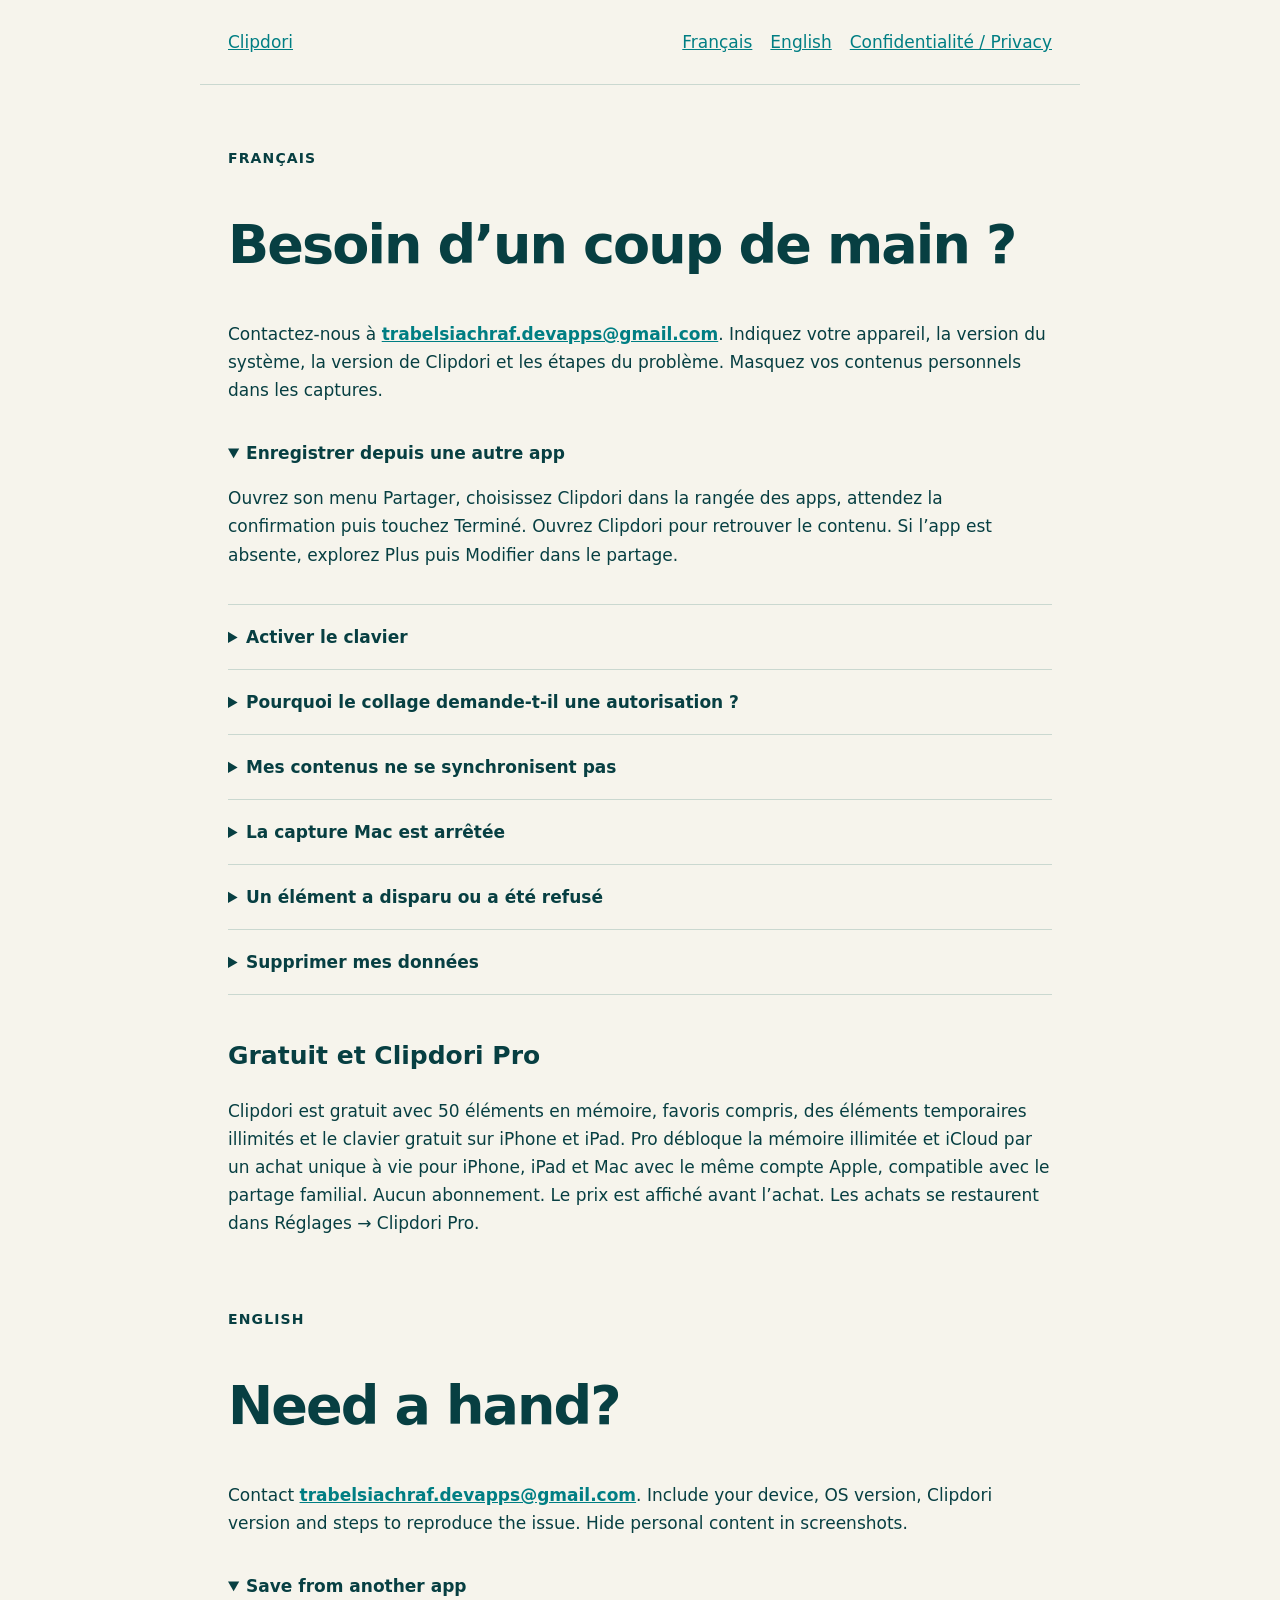
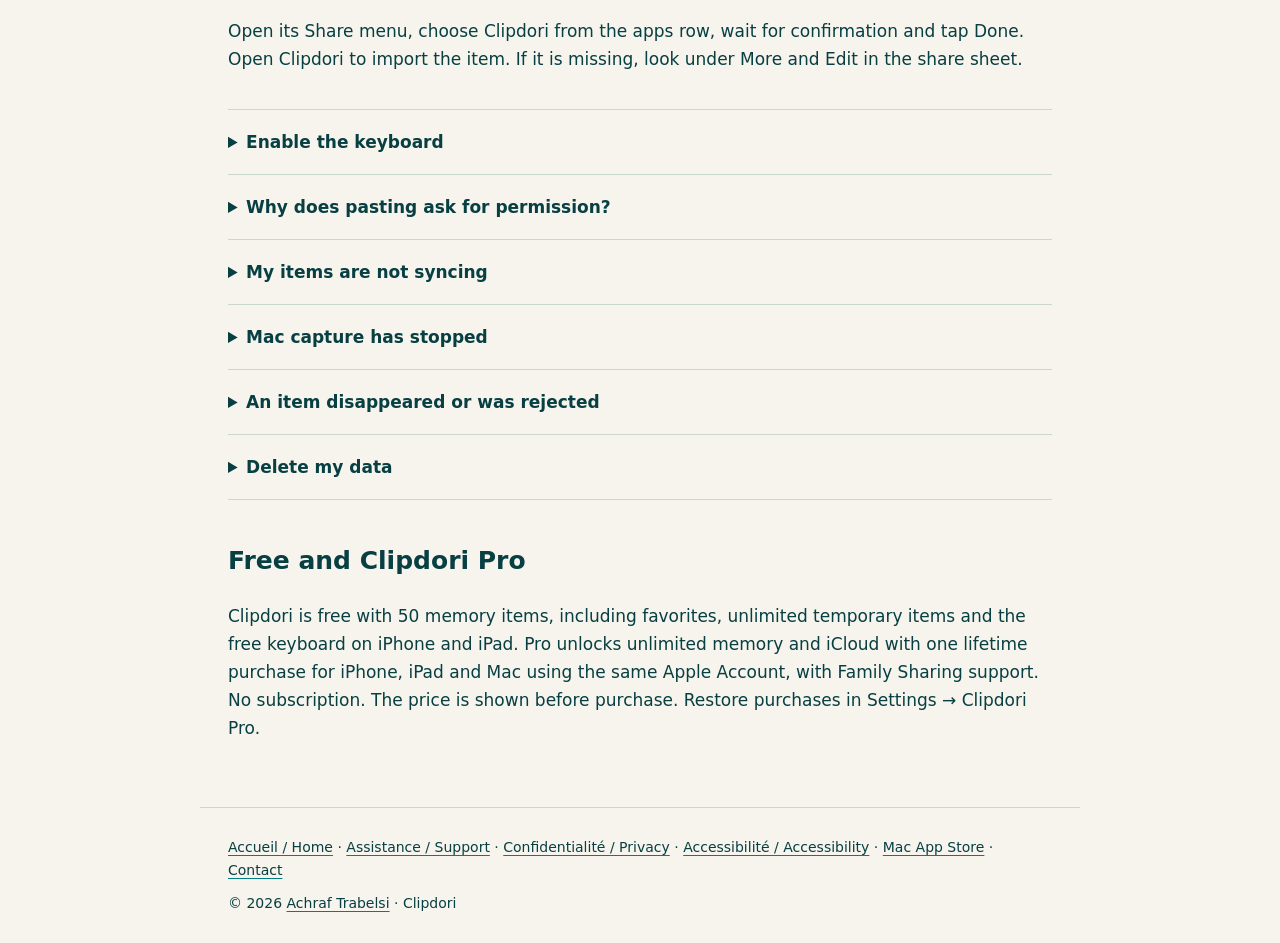
<file: support.html>
<!doctype html>
<html lang="fr">
<meta charset="utf-8"><meta name="viewport" content="width=device-width,initial-scale=1">
<title>Clipdori — Support</title><link rel="stylesheet" href="style.css">
<header><a href="index.html">Clipdori</a><nav><a href="#fr">Français</a><a href="#en">English</a><a href="privacy.html">Confidentialité / Privacy</a></nav></header>
<main>
<article id="fr" lang="fr"><p class="language">Français</p><h1>Besoin d’un coup de main ?</h1>
<p>Contactez-nous à <strong><a href="mailto:trabelsiachraf.devapps@gmail.com">trabelsiachraf.devapps@gmail.com</a></strong>. Indiquez votre appareil, la version du système, la version de Clipdori et les étapes du problème. Masquez vos contenus personnels dans les captures.</p>
<details open><summary>Enregistrer depuis une autre app</summary><p>Ouvrez son menu Partager, choisissez Clipdori dans la rangée des apps, attendez la confirmation puis touchez Terminé. Ouvrez Clipdori pour retrouver le contenu. Si l’app est absente, explorez Plus puis Modifier dans le partage.</p></details>
<details><summary>Activer le clavier</summary><p>Dans Réglages iOS, ajoutez Clipdori dans Général → Clavier → Claviers. Activez son accès complet pour lire les éléments partagés avec l’app. Dans un champ compatible, maintenez le globe et sélectionnez Clipdori. Ouvrez l’app principale pour actualiser les nouveaux éléments du clavier.</p></details>
<details><summary>Pourquoi le collage demande-t-il une autorisation ?</summary><p>iOS contrôle l’accès au contenu copié depuis une autre app. Le réglage « Coller depuis d’autres apps » peut n’apparaître qu’après une première demande réelle. Vous pouvez aussi enregistrer via le menu Partager.</p></details>
<details><summary>Mes contenus ne se synchronisent pas</summary><p>Vérifiez le même compte Apple sur les appareils, la connexion et l’activation d’iCloud dans Clipdori. Après un changement de mode, quittez complètement puis relancez l’app. Une désactivation ne supprime pas la copie déjà dans iCloud. Évitez de vider la mémoire pour résoudre un problème de synchronisation.</p></details>
<details><summary>La capture Mac est arrêtée</summary><p>Vérifiez son interrupteur et les apps exclues dans Réglages. En pause, les nouvelles copies ne sont pas enregistrées automatiquement ; votre mémoire existante reste accessible.</p></details>
<details><summary>Un élément a disparu ou a été refusé</summary><p>Les éléments temporaires expirent selon vos réglages. Certains contenus identifiés comme sensibles ou trop volumineux sont refusés avant enregistrement. Gardez en mémoire les éléments que vous souhaitez conserver.</p></details>
<details><summary>Supprimer mes données</summary><p>Supprimez un élément, une sélection ou toute la mémoire dans Clipdori. Si iCloud est actif, les suppressions peuvent se propager aux autres appareils. Pour supprimer un échange envoyé au support, écrivez à l’adresse ci-dessus.</p></details>
<h2>Gratuit et Clipdori Pro</h2><p>Clipdori est gratuit avec 50 éléments en mémoire, favoris compris, des éléments temporaires illimités et le clavier gratuit sur iPhone et iPad. Pro débloque la mémoire illimitée et iCloud par un achat unique à vie pour iPhone, iPad et Mac avec le même compte Apple, compatible avec le partage familial. Aucun abonnement. Le prix est affiché avant l’achat. Les achats se restaurent dans Réglages → Clipdori Pro.</p>
</article>
<article id="en" lang="en"><p class="language">English</p><h1>Need a hand?</h1>
<p>Contact <strong><a href="mailto:trabelsiachraf.devapps@gmail.com">trabelsiachraf.devapps@gmail.com</a></strong>. Include your device, OS version, Clipdori version and steps to reproduce the issue. Hide personal content in screenshots.</p>
<details open><summary>Save from another app</summary><p>Open its Share menu, choose Clipdori from the apps row, wait for confirmation and tap Done. Open Clipdori to import the item. If it is missing, look under More and Edit in the share sheet.</p></details>
<details><summary>Enable the keyboard</summary><p>Add Clipdori under iOS Settings → General → Keyboard → Keyboards. Enable Full Access so it can read items shared by the app. In a compatible field, hold the globe and choose Clipdori. Open the main app to refresh newly saved keyboard items.</p></details>
<details><summary>Why does pasting ask for permission?</summary><p>iOS controls access to content copied in another app. Paste from Other Apps may only appear in Settings after the first actual request. You can also save content through Share.</p></details>
<details><summary>My items are not syncing</summary><p>Check the same Apple Account on each device, connectivity and the iCloud toggle in Clipdori. After changing sync mode, fully quit and relaunch the app. Disabling sync does not delete the existing cloud copy. Do not clear your memory as a troubleshooting step.</p></details>
<details><summary>Mac capture has stopped</summary><p>Check the capture toggle and excluded apps in Settings. While paused, new copies are not automatically saved; existing memory remains available.</p></details>
<details><summary>An item disappeared or was rejected</summary><p>Temporary items expire according to your retention settings. Some content detected as sensitive or oversized is rejected before storage. Keep useful items in memory for longer retention.</p></details>
<details><summary>Delete my data</summary><p>Delete individual items, a selection or all memory in Clipdori. With iCloud enabled, deletions may propagate to other devices. To delete support correspondence, contact the address above.</p></details>
<h2>Free and Clipdori Pro</h2><p>Clipdori is free with 50 memory items, including favorites, unlimited temporary items and the free keyboard on iPhone and iPad. Pro unlocks unlimited memory and iCloud with one lifetime purchase for iPhone, iPad and Mac using the same Apple Account, with Family Sharing support. No subscription. The price is shown before purchase. Restore purchases in Settings → Clipdori Pro.</p>
</article>
</main><footer class="site-footer">
  <a href="https://trabelsiachraf.com/clipdori-site/">Accueil / Home</a> ·
  <a href="https://trabelsiachraf.com/clipdori-site/support.html">Assistance / Support</a> ·
  <a href="https://trabelsiachraf.com/clipdori-site/privacy.html">Confidentialité / Privacy</a> ·
  <a href="https://trabelsiachraf.com/clipdori-site/accessibility.html">Accessibilité / Accessibility</a> ·
  <a href="https://apps.apple.com/app/id6816525366">Mac App Store</a> ·
  <a href="mailto:trabelsiachraf.devapps@gmail.com">Contact</a>
  <p>© 2026 <a href="https://trabelsiachraf.com/">Achraf Trabelsi</a> · Clipdori</p>
</footer>
</html>
</file>
<file: style.css>
:root{color-scheme:light}*{box-sizing:border-box}body{margin:0;background:#f6f4ec;color:#073f42;font:17px/1.65 -apple-system,BlinkMacSystemFont,system-ui,sans-serif}main,header,footer{max-width:880px;margin:auto;padding:28px}header{display:flex;justify-content:space-between;gap:20px;border-bottom:1px solid #cad8d0}a{color:#007e83}nav{display:flex;gap:18px;flex-wrap:wrap}h1{font-size:clamp(32px,6vw,54px);line-height:1.12;letter-spacing:-.035em}h2{font-size:25px;margin-top:40px}h3{font-size:19px}article{padding:20px 0}aside{border-left:4px solid #d79b35;padding:16px;background:#fff1d5}footer{font-size:14px;border-top:1px solid #cad8d0}details{padding:18px 0;border-bottom:1px solid #cad8d0}summary{cursor:pointer;font-weight:600}code{overflow-wrap:anywhere}.language{font-size:14px;font-weight:600;letter-spacing:.08em;text-transform:uppercase}

a:focus-visible,summary:focus-visible{outline:3px solid #007e83;outline-offset:5px}a{overflow-wrap:anywhere}@media(max-width:520px){header{flex-direction:column}main,header,footer{padding:20px}}

/* Shared footer (home and sub-pages) */
.site-footer a{color:#073f42;text-decoration-color:#007e83;text-underline-offset:3px}
.site-footer p{margin:10px 0 0}

/* Home page (body.home) — palette: ivory #F6F4EC, ink #073F42, turquoise #007E83, gold #D79B35 */
.home{--ivory:#f6f4ec;--paper:#fffdf7;--ink:#073f42;--teal:#007e83;--gold:#d79b35;--gold-lit:#e8b957;--cream:#fff9ed;--muted:#466365;--line:#cad8d0;--round:ui-rounded,"SF Pro Rounded",-apple-system,BlinkMacSystemFont,system-ui,sans-serif}
.home a{color:var(--ink);text-decoration-color:var(--teal);text-decoration-thickness:2px;text-underline-offset:4px}
.home .wrap{max-width:1080px;margin:0 auto;padding:0 20px}
.home .skip{position:absolute;left:12px;top:-60px;z-index:20;background:var(--ink);color:var(--cream);padding:10px 16px;border-radius:10px}
.home .skip:focus{top:12px}
.home h1,.home h2,.home h3{font-family:var(--round);color:var(--ink)}
.home h2{font-size:clamp(28px,5vw,40px);line-height:1.1;letter-spacing:-.025em;margin:0 0 14px}
.home h3{font-size:20px;line-height:1.25;margin:0 0 8px}
.home p{margin:0 0 14px}
.home .intro{color:var(--muted);max-width:36em;margin-bottom:36px}

/* Header */
.home .topbar{position:sticky;top:0;z-index:10;display:block;max-width:none;margin:0;padding:0;border-bottom:1px solid var(--line);background:rgba(246,244,236,.9);-webkit-backdrop-filter:saturate(160%) blur(14px);backdrop-filter:saturate(160%) blur(14px)}
.home .bar{display:flex;align-items:center;justify-content:space-between;gap:16px;height:60px}
.home .brand{display:flex;align-items:center;gap:10px;font-family:var(--round);font-weight:700;font-size:19px;text-decoration:none}
.home .brand img{border-radius:8px}
.home .sections{display:none;gap:26px;font-size:15px}
.home .sections a,.home .lang a{text-decoration:none}
.home .sections a:hover,.home .lang a:hover{text-decoration:underline}
.home .lang{display:flex;gap:14px;font-size:15px}
.home .lang a{color:var(--muted)}
.home .lang a[aria-current]{color:var(--ink);font-weight:700}
@media(min-width:760px){.home .sections{display:flex;margin-inline-start:auto;margin-inline-end:10px}}

/* Hero: the headline as stacked clipboard cards, the last one bookmarked in gold like the icon */
.home main{max-width:none;margin:0;padding:0}
.home .hero{padding:48px 0 64px}
.home .hero .wrap{display:grid;gap:28px;align-items:center}
.home .hero-icon{width:72px;height:72px;border-radius:22%;box-shadow:0 18px 40px -22px rgba(7,63,66,.7)}
.home h1{font-size:clamp(38px,10.5vw,86px);line-height:1;letter-spacing:-.04em;font-weight:800;margin:0 0 30px}
.home h1 span{display:block;width:max-content;max-width:100%;position:relative;background:var(--paper);border:1px solid var(--line);border-radius:.26em;padding:.1em .34em .14em;box-shadow:0 1px 0 rgba(7,63,66,.06),0 16px 30px -22px rgba(7,63,66,.55);animation:settle .5s cubic-bezier(.2,.8,.2,1) both}
.home h1 span+span{margin-top:-.08em}
.home h1 span:nth-child(2){margin-inline-start:.28em;animation-delay:.09s}
.home h1 span:nth-child(3){margin-inline-start:.56em;padding-inline-end:.9em;animation-delay:.18s}
.home h1 span:nth-child(3)::after{content:"";position:absolute;top:-1px;inset-inline-end:.3em;width:.32em;height:.62em;background:var(--gold);clip-path:polygon(0 0,100% 0,100% 100%,50% 76%,0 100%)}
@keyframes settle{from{opacity:0;transform:translateY(-14px) rotate(-1.5deg)}to{opacity:1;transform:none}}
@media(prefers-reduced-motion:reduce){.home h1 span{animation:none}}
.home .lead{font-size:clamp(18px,2.2vw,21px);line-height:1.55;max-width:32em;margin-bottom:26px}
.home .cta{display:flex;flex-wrap:wrap;align-items:center;gap:12px 20px}
.home .soon{display:inline-flex;align-items:center;gap:10px;margin:0;padding:9px 16px;border-radius:999px;background:var(--paper);border:1px solid var(--line);font-weight:650;font-size:15px}
.home .soon::before{content:"";width:10px;height:14px;background:var(--gold);clip-path:polygon(0 0,100% 0,100% 100%,50% 74%,0 100%)}
.home a.soon{text-decoration:none;background:var(--ink);color:var(--cream);border-color:var(--ink)}
.home [id]{scroll-margin-top:72px}
.home .devices{margin:0;color:var(--muted);font-size:15px}
@media(min-width:860px){
  .home .hero{padding:80px 0 96px}
  .home .hero .wrap{grid-template-columns:1fr auto;gap:56px}
  .home .hero-icon{order:2;width:220px;height:220px;transform:rotate(4deg)}
}

/* Features */
.home .band{padding:64px 0;border-top:1px solid var(--line)}
.home .features{list-style:none;margin:0;padding:0;display:grid;gap:34px 48px}
.home .features li{position:relative;padding-top:22px;border-top:2px solid var(--ink)}
.home .features li::before{content:"";position:absolute;top:-2px;inset-inline-start:0;width:14px;height:20px;background:var(--gold);clip-path:polygon(0 0,100% 0,100% 100%,50% 76%,0 100%)}
.home .features h3{margin-top:10px}
.home .features p{color:var(--muted);margin:0}
@media(min-width:720px){.home .features{grid-template-columns:1fr 1fr}.home .band{padding:96px 0}}

/* Screenshot strip */
.home .shots{list-style:none;margin:0;padding:4px 20px 18px;display:flex;gap:16px;overflow-x:auto;scroll-snap-type:x mandatory;scroll-padding-inline:20px;max-width:1080px;margin-inline:auto}
.home .shots li{flex:0 0 min(64vw,220px);scroll-snap-align:start}
.home .shots img{display:block;width:100%;height:auto;border-radius:16px;border:1px solid var(--line)}
.home .shots:focus-visible{outline:3px solid var(--teal);outline-offset:2px;border-radius:12px}
@media(min-width:1100px){.home .shots{overflow:visible}.home .shots li{flex:1 1 0}}

/* Platforms */
.home .platforms{display:grid;gap:22px}
.home .platform{background:var(--paper);border:1px solid var(--line);border-radius:22px;padding:26px}
.home .platform p{color:var(--muted);margin:0}
.home .guide{margin:26px 0 0}
@media(min-width:720px){.home .platforms{grid-template-columns:1fr 1fr}}

/* Pricing on ink */
.home .pricing{background:var(--ink);color:var(--cream);border-top:0}
.home .pricing h2,.home .pricing h3{color:var(--cream)}
.home .pricing .intro{color:#c9dcd6}
.home .plans{display:grid;gap:20px}
.home .plan{position:relative;border:1px solid rgba(255,249,237,.28);border-radius:22px;padding:28px 26px 24px}
.home .plan.pro{border:2px solid var(--gold-lit)}
.home .plan.pro::after{content:"";position:absolute;top:-2px;inset-inline-end:26px;width:18px;height:28px;background:var(--gold-lit);clip-path:polygon(0 0,100% 0,100% 100%,50% 76%,0 100%)}
.home .plan ul{list-style:none;margin:14px 0 18px;padding:0}
.home .plan li{position:relative;padding:7px 0;padding-inline-start:26px;border-bottom:1px solid rgba(255,249,237,.14)}
.home .plan li::before{content:"✓";position:absolute;inset-inline-start:0;color:var(--gold-lit);font-weight:700}
.home .plan .note{color:#c9dcd6;font-size:15px;margin:0}
.home .pricing a{color:var(--cream);text-decoration-color:var(--gold-lit)}
.home .pricing a:focus-visible{outline-color:var(--gold-lit)}
@media(min-width:720px){.home .plans{grid-template-columns:1fr 1fr}}

/* Footer on the home page */
.home .site-footer{max-width:1080px;padding:32px 20px 40px;border-top:0}
</file>
